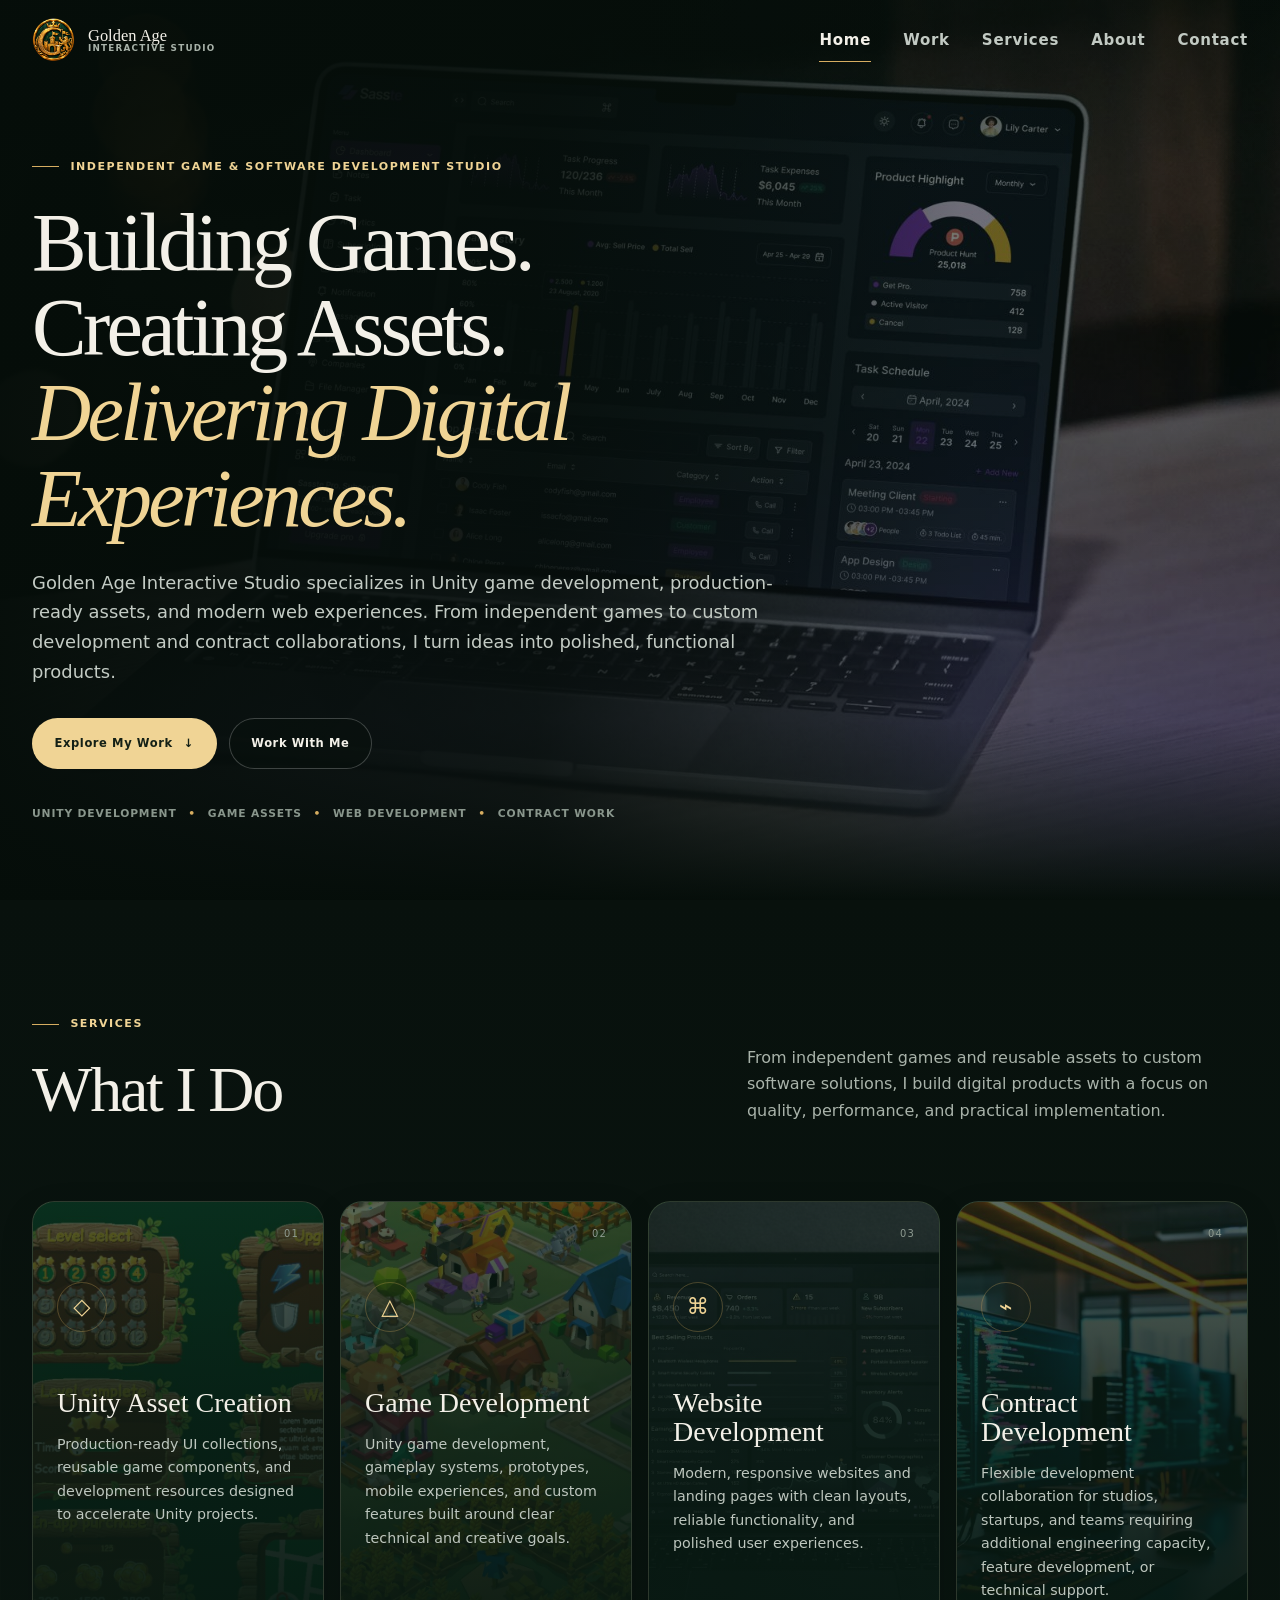
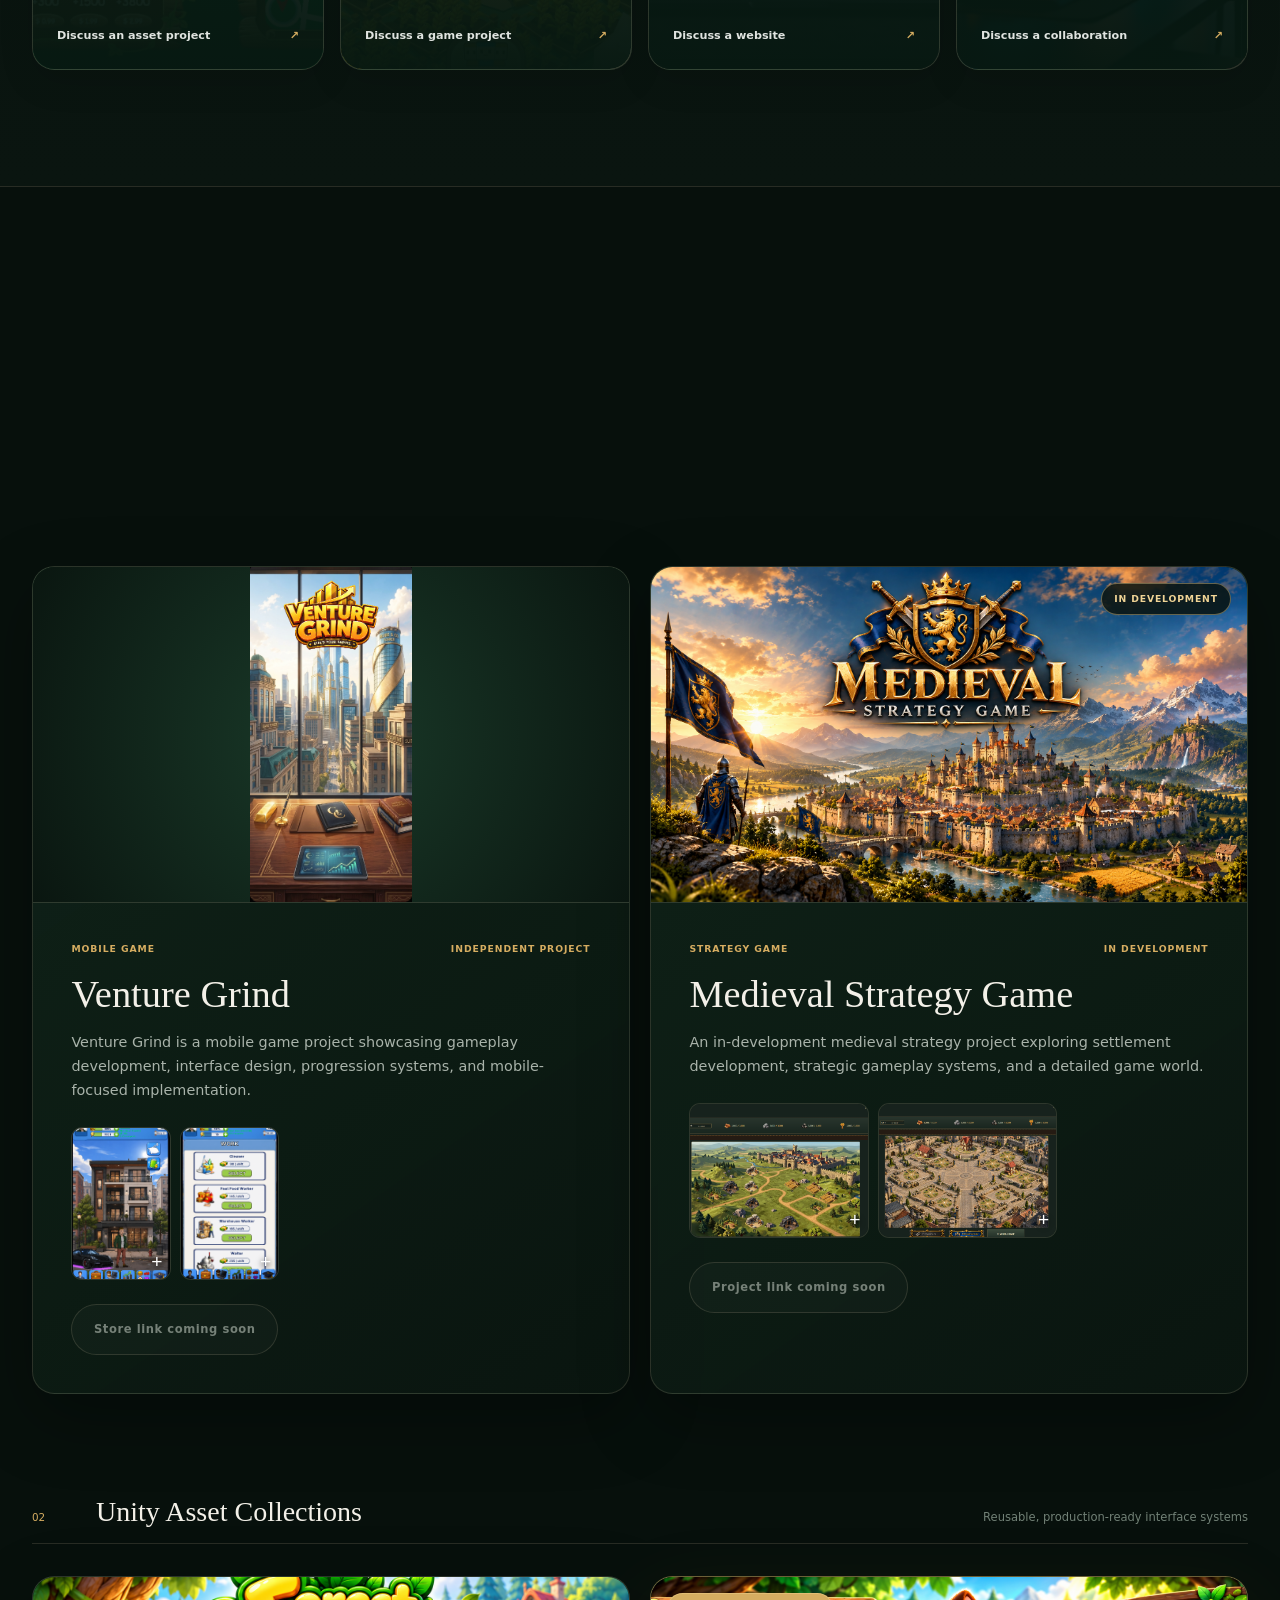
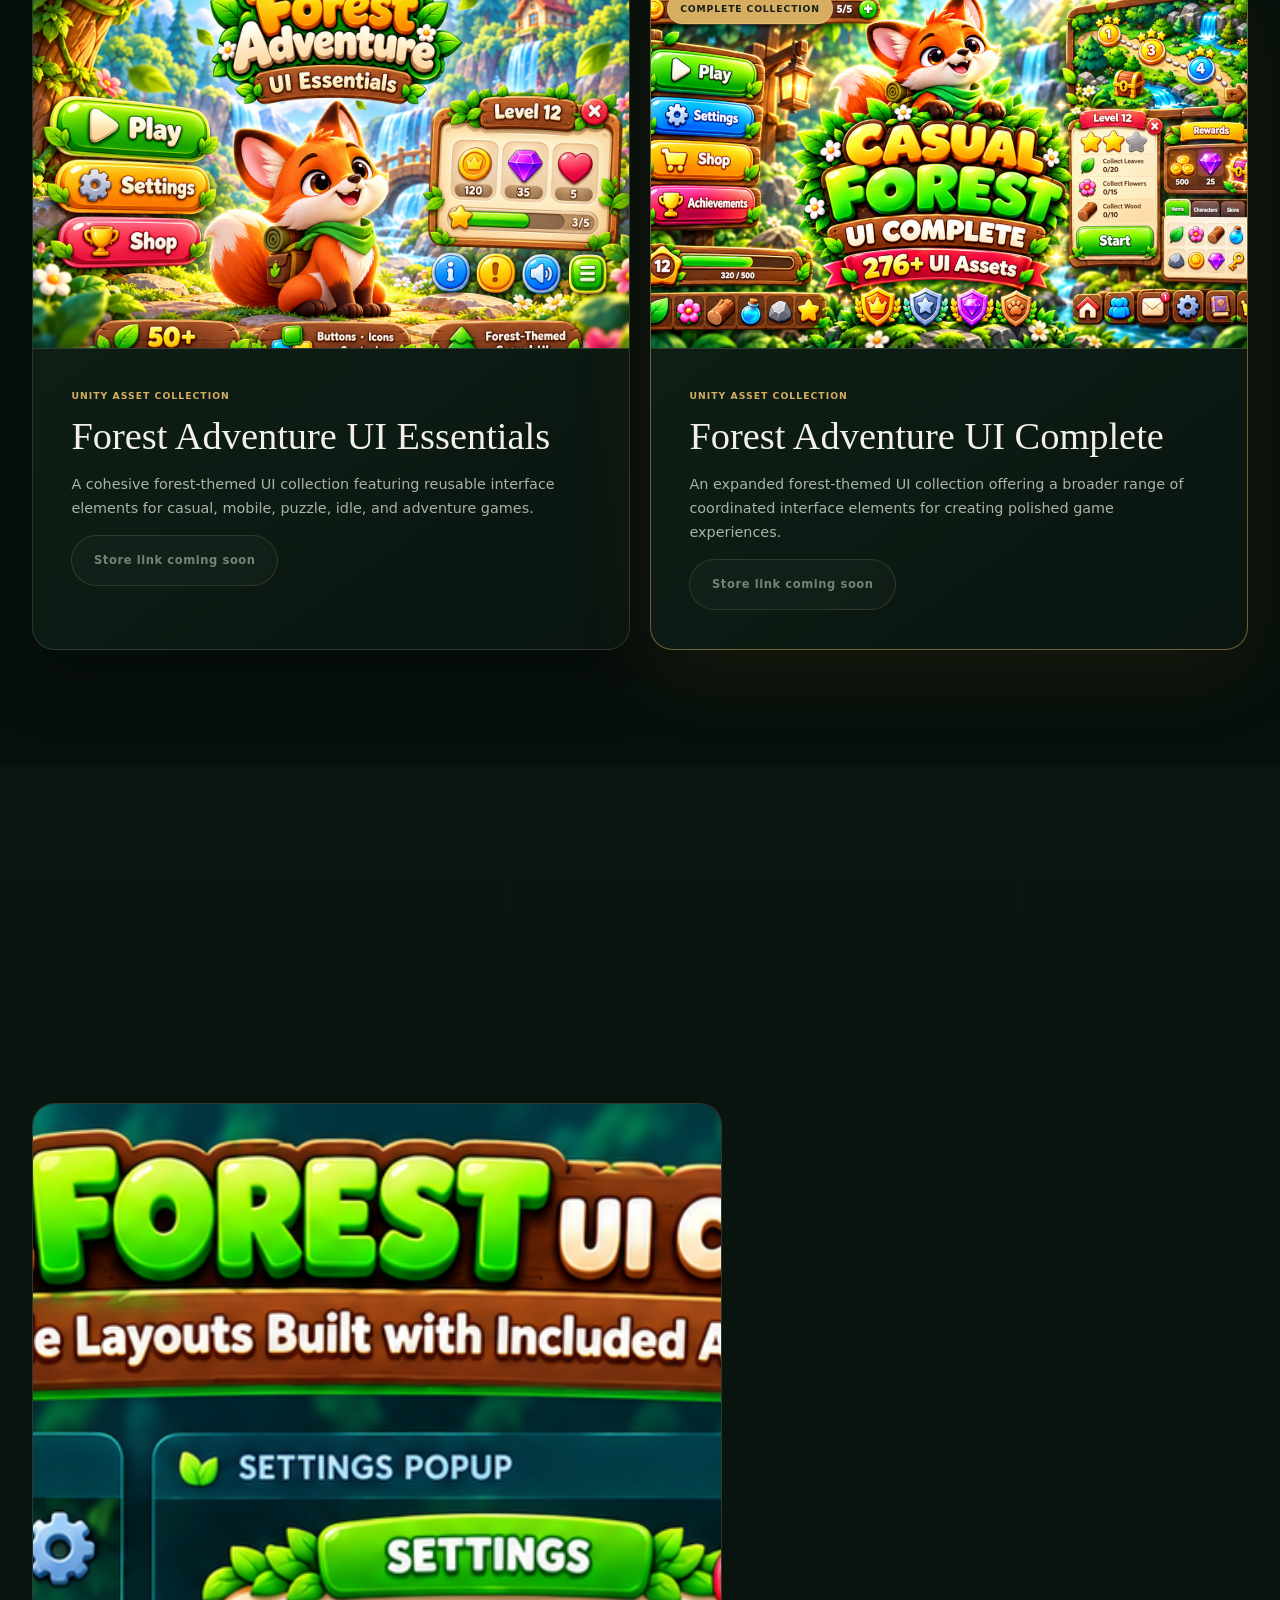
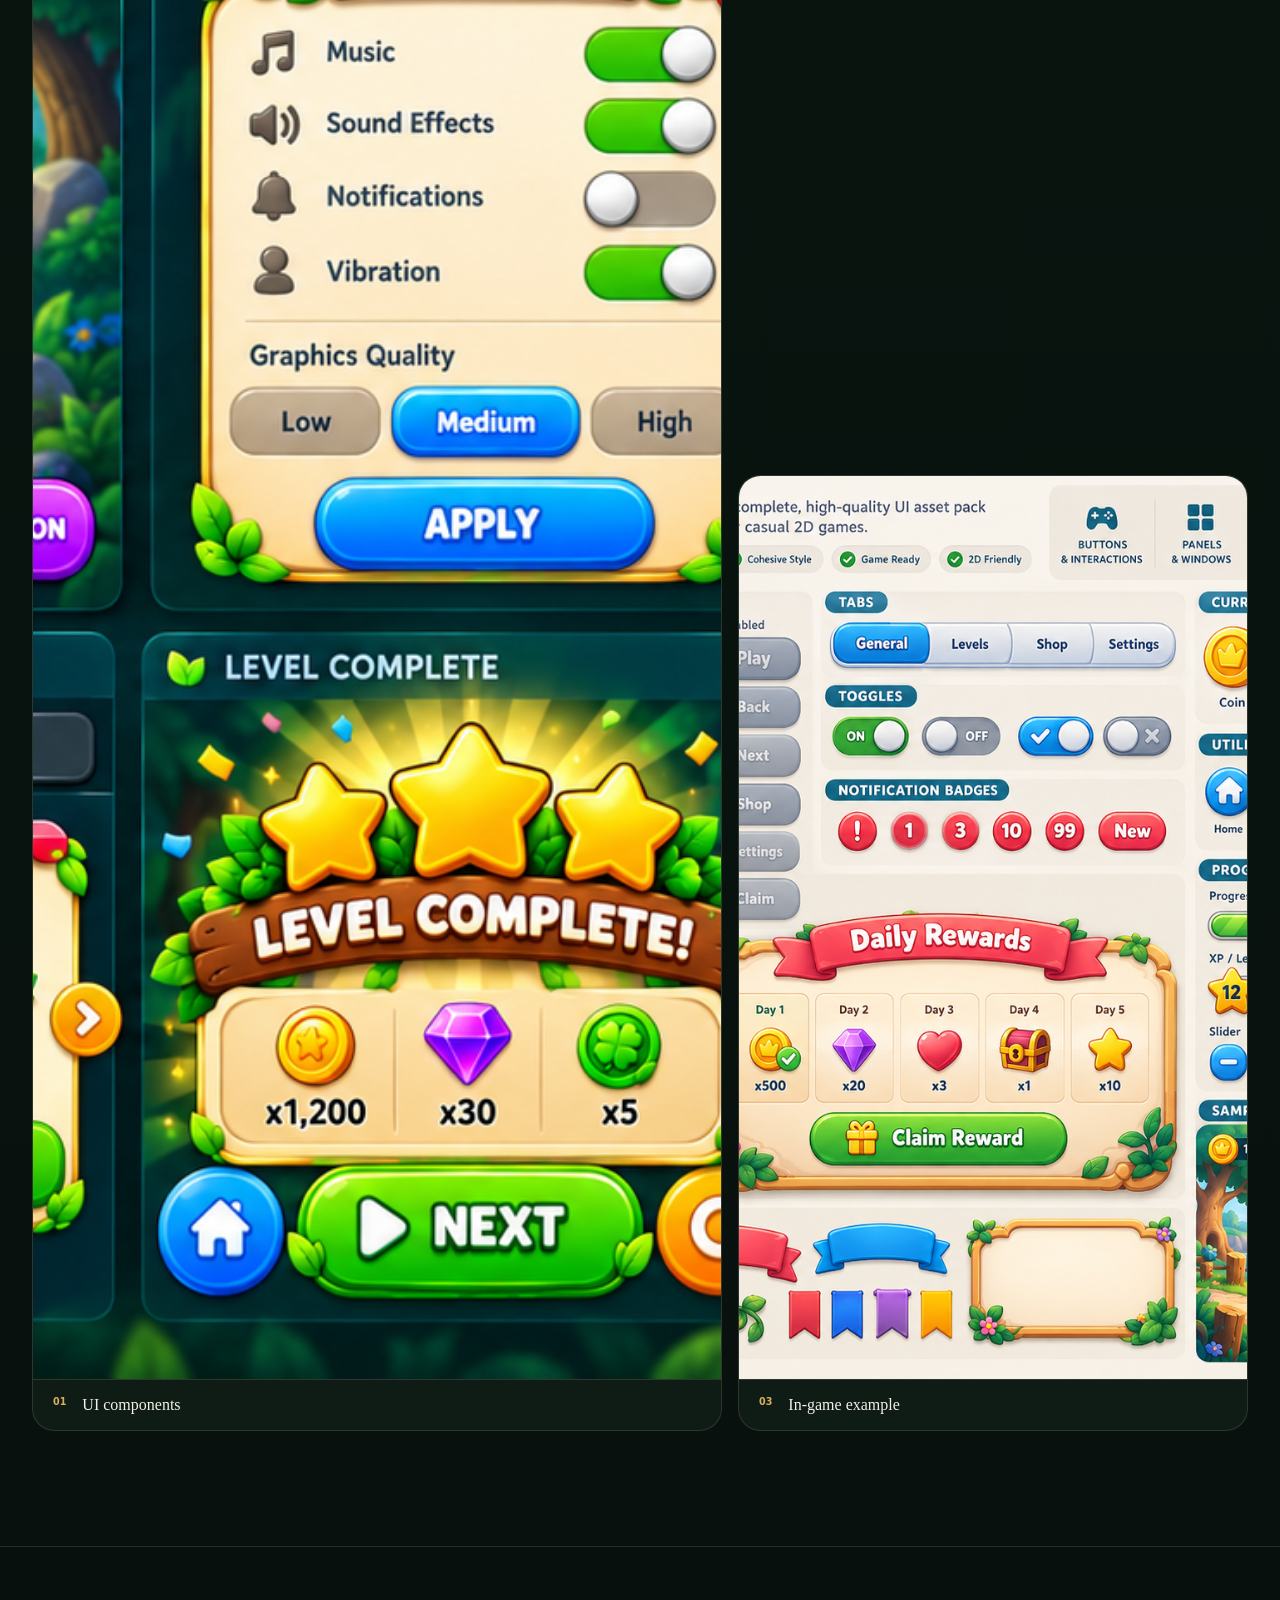
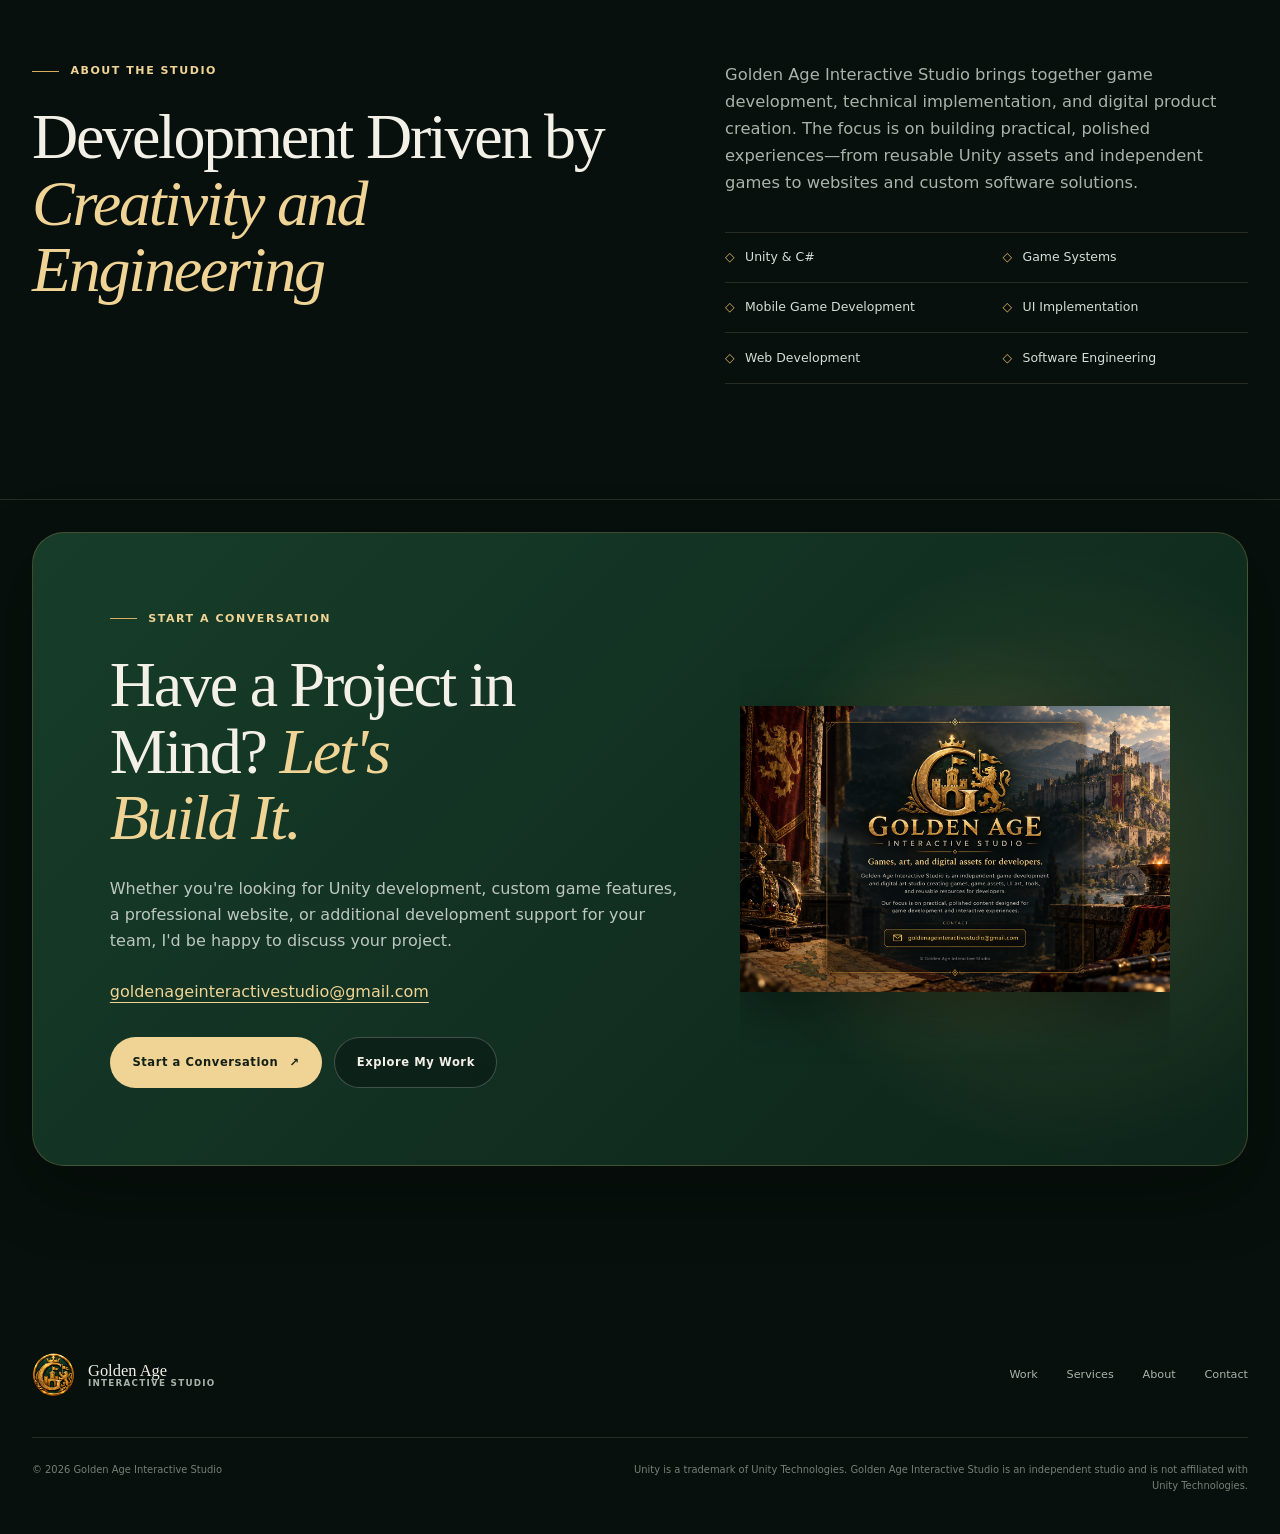
<file: index.html>
<!doctype html>
<html lang="en">
<head>
  <meta charset="UTF-8">
  <meta name="viewport" content="width=device-width, initial-scale=1.0">
  <meta name="theme-color" content="#08110d">
  <meta name="color-scheme" content="dark">
  <title>Golden Age Interactive Studio | Game Development, Unity Assets &amp; Web Services</title>
  <meta name="description" content="Golden Age Interactive Studio creates Unity assets, develops games and websites, and provides flexible contract software development services.">
  <meta property="og:type" content="website">
  <meta property="og:site_name" content="Golden Age Interactive Studio">
  <meta property="og:title" content="Golden Age Interactive Studio | Game Development, Unity Assets &amp; Web Services">
  <meta property="og:description" content="Unity assets, game development, website development, and contract software engineering from an independent studio.">
  <meta property="og:image" content="assets/images/og-preview.webp">
  <meta property="og:image:alt" content="Golden Age Interactive Studio portfolio preview">
  <meta name="twitter:card" content="summary_large_image">
  <link rel="icon" href="assets/images/favicon.png" type="image/png">
  <link rel="stylesheet" href="css/styles.css">
  <script src="js/main.js" defer></script>
</head>
<body>
  <a class="skip-link" href="#main-content">Skip to content</a>
  <header class="site-header" data-header>
    <div class="nav-shell container">
      <a class="brand" href="#home" aria-label="Golden Age Interactive Studio home">
        <span class="brand-mark"><img src="assets/images/small_logo.webp" alt="" data-fallback-image><span class="brand-fallback" aria-hidden="true">GA</span></span>
        <span class="brand-name">Golden Age <span>Interactive Studio</span></span>
      </a>
      <button class="nav-toggle" type="button" aria-expanded="false" aria-controls="primary-navigation" aria-label="Open navigation" data-nav-toggle><span></span><span></span><span></span></button>
      <nav class="primary-nav" id="primary-navigation" aria-label="Primary navigation" data-nav>
        <a href="#home">Home</a><a href="#work">Work</a><a href="#services">Services</a><a href="#about">About</a><a href="#contact">Contact</a>
      </nav>
    </div>
  </header>

  <main id="main-content">
    <section class="hero" id="home" aria-labelledby="hero-title">
      <div class="hero-media" aria-hidden="true"><img src="assets/images/hero-studio.webp" alt="" fetchpriority="high" data-fallback-image><span class="media-fallback">Game, asset, and software development studio</span></div>
      <div class="hero-shade" aria-hidden="true"></div>
      <div class="container hero-content">
        <div class="hero-copy reveal">
          <p class="eyebrow"><span></span> Independent Game &amp; Software Development Studio</p>
          <h1 id="hero-title">Building Games. Creating Assets. <em>Delivering Digital Experiences.</em></h1>
          <p class="hero-description">Golden Age Interactive Studio specializes in Unity game development, production-ready assets, and modern web experiences. From independent games to custom development and contract collaborations, I turn ideas into polished, functional products.</p>
          <div class="button-row"><a class="button button-primary" href="#work">Explore My Work <span aria-hidden="true">↓</span></a><a class="button button-secondary" href="#contact">Work With Me</a></div>
          <p class="hero-note">Unity Development <i>•</i> Game Assets <i>•</i> Web Development <i>•</i> Contract Work</p>
        </div>
      </div>
    </section>

    <section class="section services" id="services" aria-labelledby="services-title">
      <div class="container">
        <header class="section-heading reveal"><div><p class="eyebrow"><span></span> Services</p><h2 id="services-title">What I Do</h2></div><p>From independent games and reusable assets to custom software solutions, I build digital products with a focus on quality, performance, and practical implementation.</p></header>
        <div class="service-grid">
          <a class="service-card service-card-image service-unity reveal" href="#contact"><img src="assets/images/service-unity-assets.webp" alt="" loading="lazy" data-fallback-image><span class="card-number">01</span><span class="service-icon" aria-hidden="true">◇</span><h3>Unity Asset Creation</h3><p>Production-ready UI collections, reusable game components, and development resources designed to accelerate Unity projects.</p><span class="card-link">Discuss an asset project <b>↗</b></span></a>
          <a class="service-card service-card-image service-game reveal" href="#contact" data-delay="1"><img src="assets/images/service-game-development.webp" alt="" loading="lazy" data-fallback-image><span class="card-number">02</span><span class="service-icon" aria-hidden="true">△</span><h3>Game Development</h3><p>Unity game development, gameplay systems, prototypes, mobile experiences, and custom features built around clear technical and creative goals.</p><span class="card-link">Discuss a game project <b>↗</b></span></a>
          <a class="service-card service-card-image service-web reveal" href="#contact" data-delay="2"><img src="assets/images/service-web-development.webp" alt="" loading="lazy" data-fallback-image><span class="card-number">03</span><span class="service-icon" aria-hidden="true">⌘</span><h3>Website Development</h3><p>Modern, responsive websites and landing pages with clean layouts, reliable functionality, and polished user experiences.</p><span class="card-link">Discuss a website <b>↗</b></span></a>
          <a class="service-card service-card-image service-contract reveal" href="#contact" data-delay="3"><img src="assets/images/service-contract-development.webp" alt="" loading="lazy" data-fallback-image><span class="card-number">04</span><span class="service-icon" aria-hidden="true">⌁</span><h3>Contract Development</h3><p>Flexible development collaboration for studios, startups, and teams requiring additional engineering capacity, feature development, or technical support.</p><span class="card-link">Discuss a collaboration <b>↗</b></span></a>
        </div>
      </div>
    </section>

    <section class="section work" id="work" aria-labelledby="work-title">
      <div class="container">
        <header class="section-heading reveal"><div><p class="eyebrow"><span></span> Portfolio</p><h2 id="work-title">Selected Work <em>&amp; Projects</em></h2></div><p>Explore published assets, game development projects, and interactive experiences created by Golden Age Interactive Studio.</p></header>
        <div class="category-heading reveal"><span>01</span><h3>Game Development</h3><p>Independent projects and works in progress</p></div>
        <div class="project-grid">
          <article class="project-card reveal">
            <div class="project-cover portrait-cover image-shell"><img src="assets/images/venture-grind-cover.webp" alt="Venture Grind mobile game cover" loading="lazy" data-fallback-image><span class="image-placeholder">Venture Grind<small>Project artwork coming soon</small></span></div>
            <div class="project-copy"><div class="project-meta"><span>Mobile Game</span><span>Independent Project</span></div><h4>Venture Grind</h4><p>Venture Grind is a mobile game project showcasing gameplay development, interface design, progression systems, and mobile-focused implementation.</p>
              <div class="mini-gallery" aria-label="Venture Grind screenshots">
                <button class="thumb" type="button" data-gallery="venture" data-src="assets/images/venture-grind-01.webp" data-alt="Venture Grind mobile gameplay screen" aria-label="Open Venture Grind screenshot 1"><img src="assets/images/venture-grind-01.webp" alt="" loading="lazy" data-fallback-image></button>
                <button class="thumb" type="button" data-gallery="venture" data-src="assets/images/venture-grind-02.webp" data-alt="Venture Grind progression and interface screen" aria-label="Open Venture Grind screenshot 2"><img src="assets/images/venture-grind-02.webp" alt="" loading="lazy" data-fallback-image></button>
              </div><span class="button button-muted" data-config-link="VENTURE_GRIND_GOOGLE_PLAY_URL" data-label="View on Google Play">Store link coming soon</span>
            </div>
          </article>
          <article class="project-card reveal" data-delay="1">
            <div class="project-cover image-shell"><img src="assets/images/medieval-strategy-cover.webp" alt="Medieval strategy game settlement scene" loading="lazy" data-fallback-image><span class="image-placeholder">Medieval Strategy Project<small>Project artwork coming soon</small></span><span class="status-label">In Development</span></div>
            <div class="project-copy"><div class="project-meta"><span>Strategy Game</span><span>In Development</span></div><h4>Medieval Strategy Game</h4><p>An in-development medieval strategy project exploring settlement development, strategic gameplay systems, and a detailed game world.</p>
              <div class="mini-gallery wide" aria-label="Medieval strategy game screenshots">
                <button class="thumb" type="button" data-gallery="medieval" data-src="assets/images/medieval-strategy-01.webp" data-alt="Medieval strategy game settlement overview" aria-label="Open medieval strategy screenshot 1"><img src="assets/images/medieval-strategy-01.webp" alt="" loading="lazy" data-fallback-image></button>
                <button class="thumb" type="button" data-gallery="medieval" data-src="assets/images/medieval-strategy-02.webp" data-alt="Medieval strategy game world view" aria-label="Open medieval strategy screenshot 2"><img src="assets/images/medieval-strategy-02.webp" alt="" loading="lazy" data-fallback-image></button>
              </div><span class="button button-muted" data-config-link="MEDIEVAL_STRATEGY_URL" data-label="View Project">Project link coming soon</span>
            </div>
          </article>
        </div>

        <div class="category-heading category-assets reveal"><span>02</span><h3>Unity Asset Collections</h3><p>Reusable, production-ready interface systems</p></div>
        <div class="asset-grid">
          <article class="asset-card reveal"><div class="asset-cover image-shell"><img src="assets/images/forest-essentials-cover.webp" alt="Forest Adventure UI Essentials collection cover" loading="lazy" data-fallback-image><span class="image-placeholder">Forest Adventure<small>UI Essentials</small></span></div><div class="asset-copy"><p class="project-type">Unity Asset Collection</p><h4>Forest Adventure UI Essentials</h4><p>A cohesive forest-themed UI collection featuring reusable interface elements for casual, mobile, puzzle, idle, and adventure games.</p><span class="button button-muted" data-config-link="FOREST_ESSENTIALS_UNITY_URL" data-label="View on Unity Asset Store">Store link coming soon</span></div></article>
          <article class="asset-card asset-card-premium reveal" data-delay="1"><div class="premium-label">Complete Collection</div><div class="asset-cover image-shell"><img src="assets/images/forest-complete-cover.webp" alt="Forest Adventure UI Complete collection cover" loading="lazy" data-fallback-image><span class="image-placeholder">Forest Adventure<small>UI Complete</small></span></div><div class="asset-copy"><p class="project-type">Unity Asset Collection</p><h4>Forest Adventure UI Complete</h4><p>An expanded forest-themed UI collection offering a broader range of coordinated interface elements for creating polished game experiences.</p><span class="button button-muted" data-config-link="FOREST_COMPLETE_UNITY_URL" data-label="Explore Complete Collection">Store link coming soon</span></div></article>
        </div>
      </div>
    </section>

    <section class="section showcase" aria-labelledby="showcase-title">
      <div class="container">
        <header class="section-heading compact reveal"><div><p class="eyebrow"><span></span> Forest Adventure Showcase</p><h2 id="showcase-title">Designed for <em>Real Game Projects</em></h2></div><p>Explore cohesive UI components, interface previews, and examples of how the assets can be combined into complete game screens.</p></header>
        <div class="showcase-grid">
          <figure class="showcase-card showcase-main reveal"><div class="image-shell"><img src="assets/images/showcase-assets.webp" alt="Forest Adventure reusable UI component collection" loading="lazy" data-fallback-image><span class="image-placeholder"><b>UI Component Collection</b><small>Add showcase-assets.webp to display this preview</small></span></div><figcaption><span>01</span> UI components</figcaption></figure>
          <figure class="showcase-card reveal" data-delay="1"><div class="image-shell"><img src="assets/images/showcase-interface.webp" alt="Forest Adventure interface preview" loading="lazy" data-fallback-image><span class="image-placeholder"><b>Interface Preview</b><small>Add showcase-interface.webp to display this preview</small></span></div><figcaption><span>02</span> Interface preview</figcaption></figure>
          <figure class="showcase-card reveal" data-delay="2"><div class="image-shell"><img src="assets/images/showcase-game.webp" alt="Forest Adventure UI used in a complete game screen" loading="lazy" data-fallback-image><span class="image-placeholder"><b>Complete Game Screen</b><small>Add showcase-game.webp to display this preview</small></span></div><figcaption><span>03</span> In-game example</figcaption></figure>
        </div>
      </div>
    </section>

    <section class="section about" id="about" aria-labelledby="about-title">
      <div class="container about-grid"><div class="about-intro reveal"><p class="eyebrow"><span></span> About the Studio</p><h2 id="about-title">Development Driven by <em>Creativity and Engineering</em></h2></div><div class="about-copy reveal" data-delay="1"><p>Golden Age Interactive Studio brings together game development, technical implementation, and digital product creation. The focus is on building practical, polished experiences—from reusable Unity assets and independent games to websites and custom software solutions.</p><ul class="expertise-list" aria-label="Areas of expertise"><li>Unity &amp; C#</li><li>Game Systems</li><li>Mobile Game Development</li><li>UI Implementation</li><li>Web Development</li><li>Software Engineering</li></ul></div></div>
    </section>

    <section class="section contact" id="contact" aria-labelledby="contact-title">
      <div class="container contact-shell reveal">
        <div class="contact-copy"><p class="eyebrow"><span></span> Start a Conversation</p><h2 id="contact-title">Have a Project in Mind? <em>Let's Build It.</em></h2><p>Whether you're looking for Unity development, custom game features, a professional website, or additional development support for your team, I'd be happy to discuss your project.</p><a class="contact-email" href="mailto:goldenageinteractivestudio@gmail.com?subject=Project%20enquiry%20for%20Golden%20Age%20Interactive%20Studio">goldenageinteractivestudio@gmail.com</a><div class="button-row"><a class="button button-primary" href="mailto:goldenageinteractivestudio@gmail.com?subject=Project%20enquiry%20for%20Golden%20Age%20Interactive%20Studio">Start a Conversation <span aria-hidden="true">↗</span></a><a class="button button-secondary" href="#work">Explore My Work</a></div></div>
        <div class="contact-logo image-shell"><img src="assets/images/big_logo.webp" alt="Golden Age Interactive Studio crest" loading="lazy" data-fallback-image><span class="image-placeholder">Golden Age<small>Interactive Studio</small></span></div>
      </div>
    </section>
  </main>

  <footer class="site-footer"><div class="container footer-main"><a class="brand" href="#home" aria-label="Golden Age Interactive Studio home"><span class="brand-mark"><img src="assets/images/small_logo.webp" alt="" loading="lazy" data-fallback-image><span class="brand-fallback" aria-hidden="true">GA</span></span><span class="brand-name">Golden Age <span>Interactive Studio</span></span></a><nav class="footer-nav" aria-label="Footer navigation"><a href="#work">Work</a><a href="#services">Services</a><a href="#about">About</a><a href="#contact">Contact</a></nav></div><div class="container footer-bottom"><p>© <span data-current-year></span> Golden Age Interactive Studio</p><p>Unity is a trademark of Unity Technologies. Golden Age Interactive Studio is an independent studio and is not affiliated with Unity Technologies.</p></div></footer>

  <dialog class="lightbox" data-lightbox aria-label="Project image viewer"><button class="lightbox-close" type="button" aria-label="Close image viewer" data-lightbox-close>×</button><button class="lightbox-nav lightbox-prev" type="button" aria-label="Previous image" data-lightbox-prev>←</button><figure><img alt="" data-lightbox-image><figcaption data-lightbox-caption></figcaption></figure><button class="lightbox-nav lightbox-next" type="button" aria-label="Next image" data-lightbox-next>→</button></dialog>
  <noscript><style>.reveal{opacity:1;transform:none}.nav-toggle{display:none}@media(max-width:700px){.primary-nav{position:static;display:flex;opacity:1;pointer-events:auto;transform:none;background:none;border:0;padding:0}.primary-nav a{padding:.4rem}}</style></noscript>
</body>
</html>
</file>
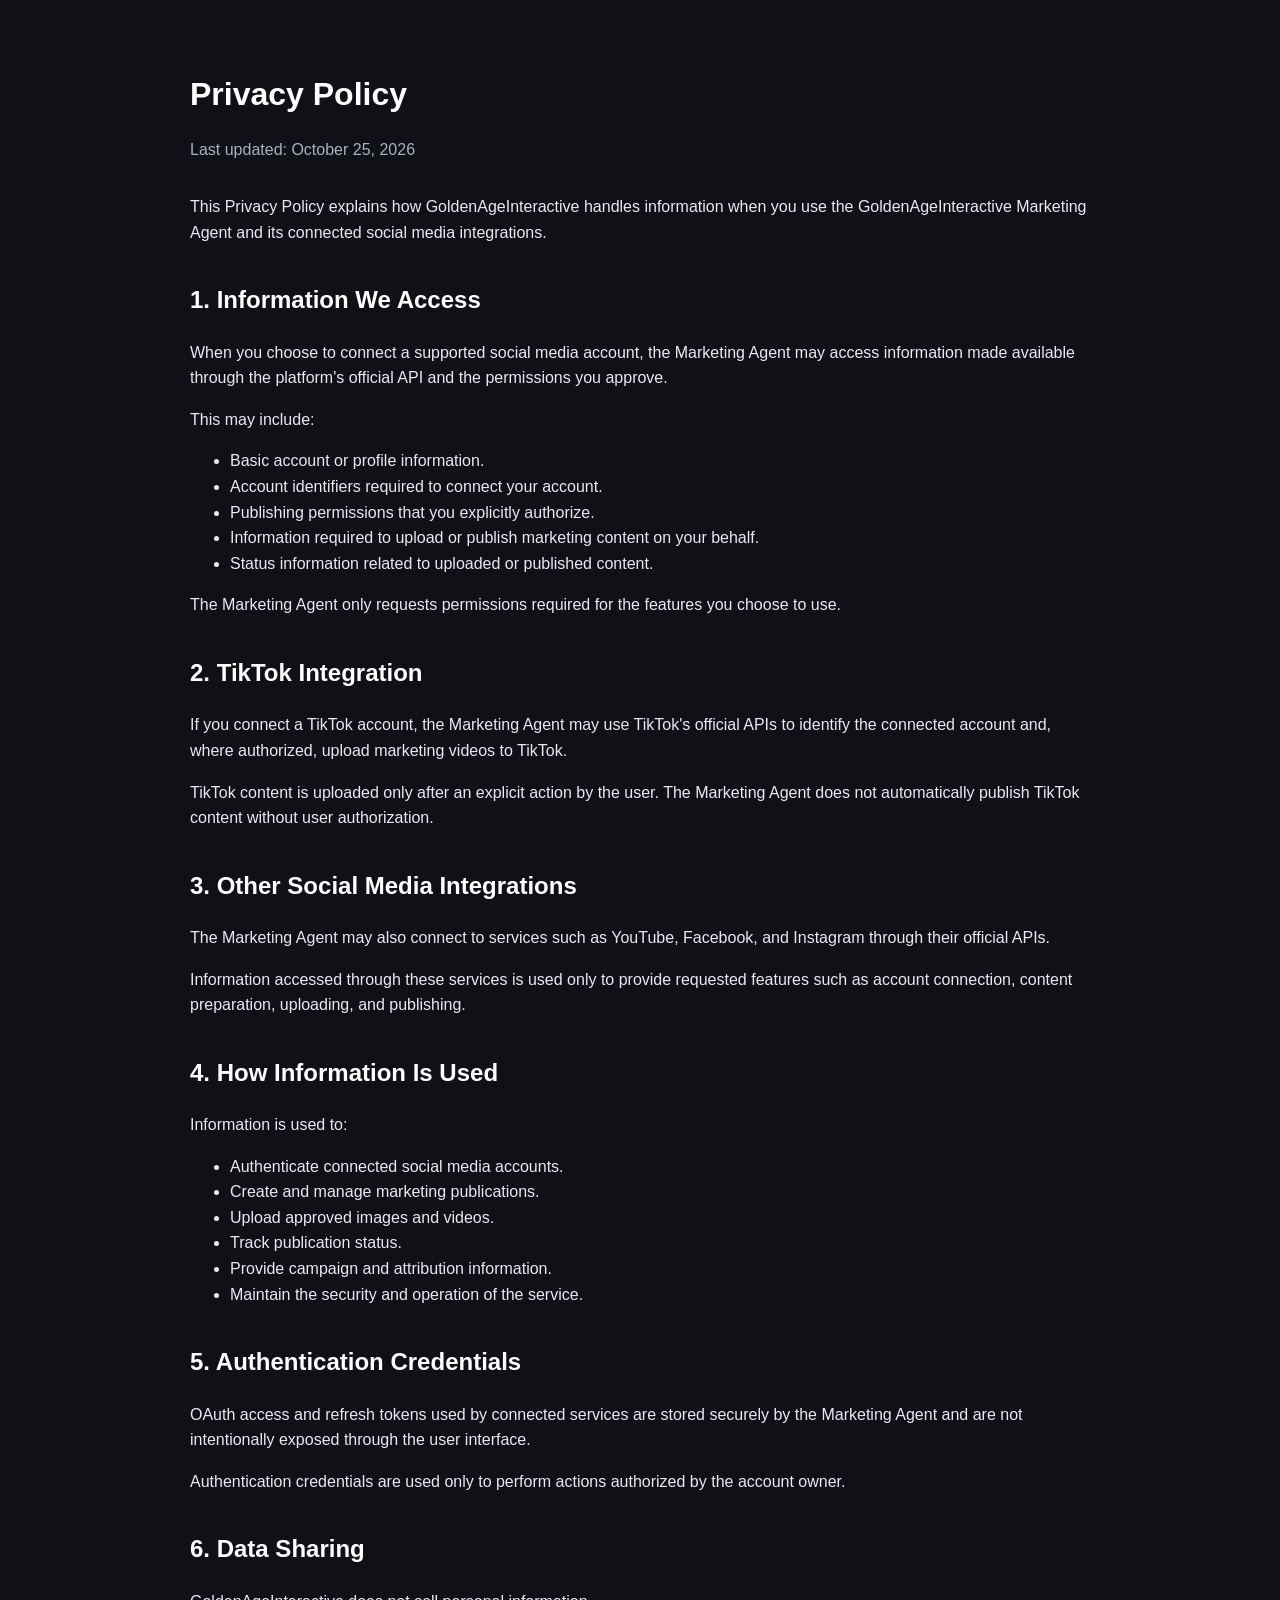
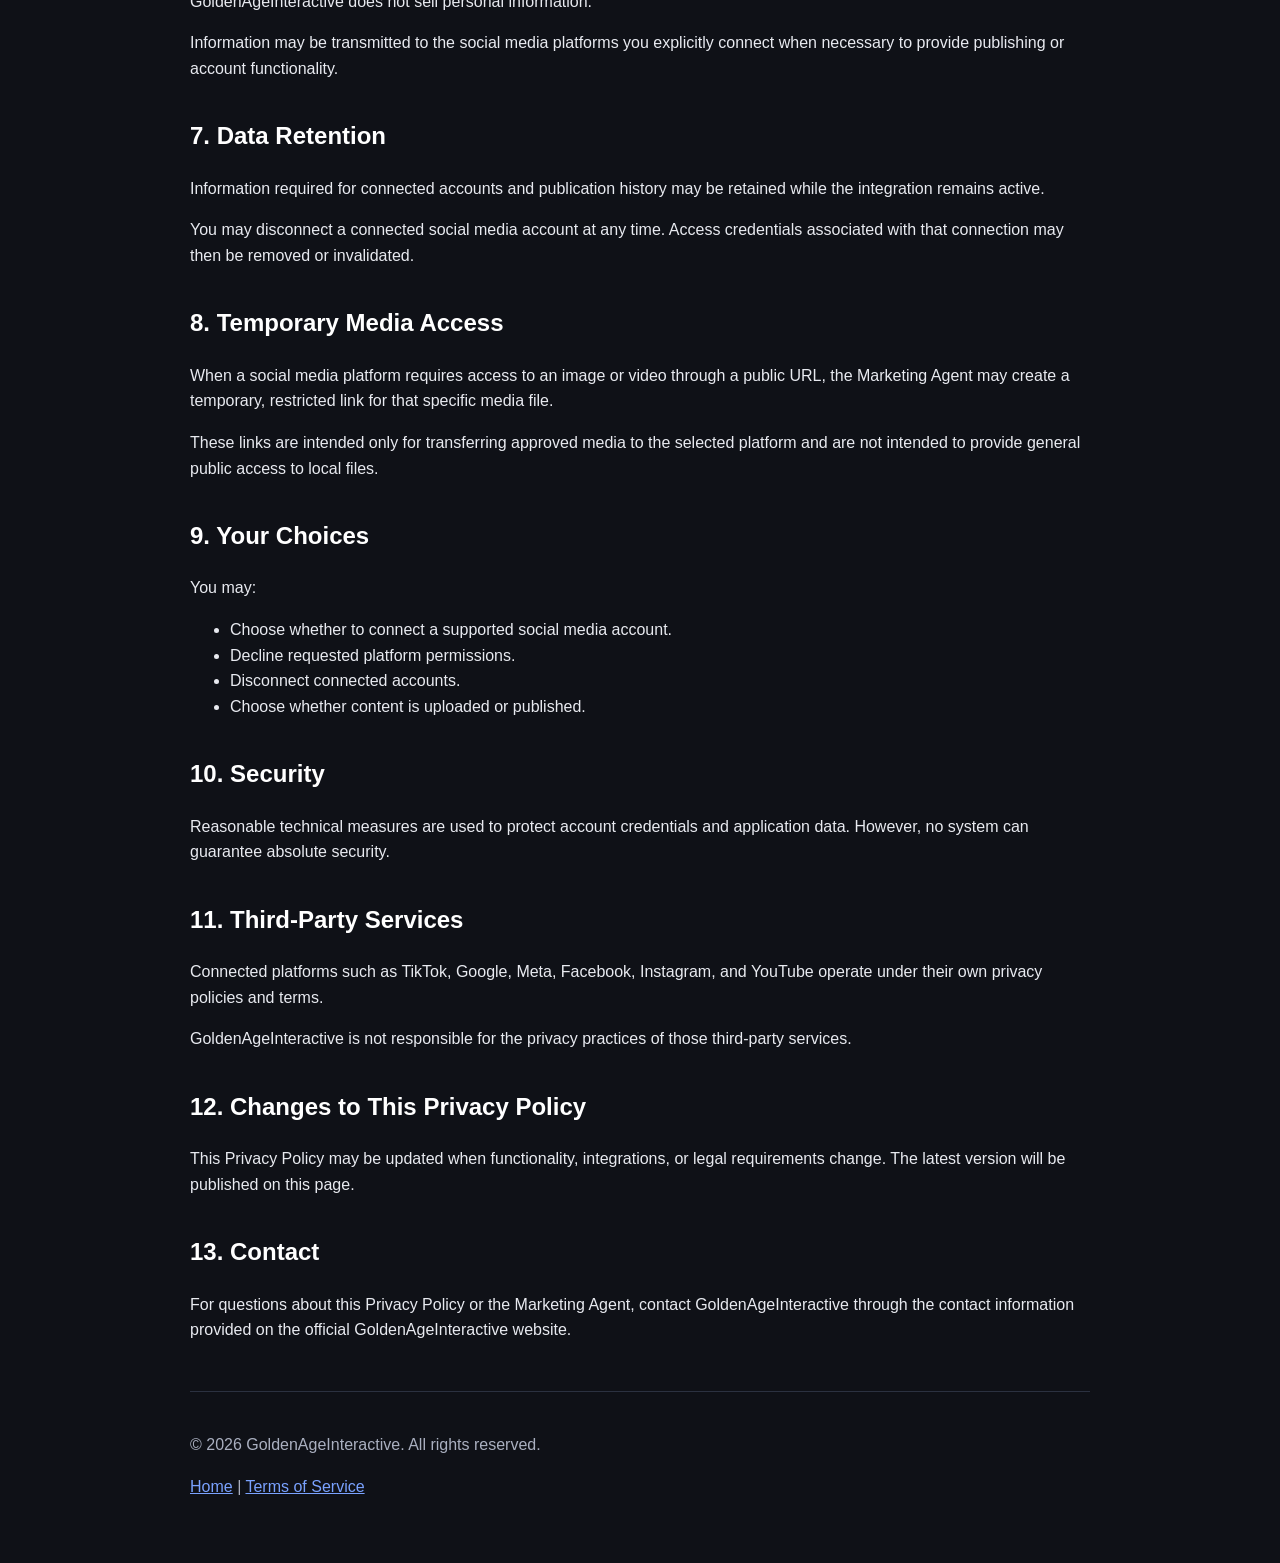
<file: privacy/index.html>
<!DOCTYPE html>
<html lang="en">
<head>
  <meta charset="UTF-8" />
  <meta name="viewport" content="width=device-width, initial-scale=1.0" />
  <title>Privacy Policy - GoldenAgeInteractive</title>
  <meta
    name="description"
    content="Privacy Policy for GoldenAgeInteractive Marketing Agent."
  />

  <style>
    body {
      margin: 0;
      font-family: Arial, Helvetica, sans-serif;
      background: #0f1117;
      color: #e8eaf0;
      line-height: 1.6;
    }

    .container {
      max-width: 900px;
      margin: 0 auto;
      padding: 48px 24px;
    }

    h1,
    h2 {
      color: #ffffff;
    }

    h1 {
      margin-bottom: 8px;
    }

    h2 {
      margin-top: 36px;
    }

    a {
      color: #7aa2ff;
    }

    .updated {
      color: #aab0c0;
      margin-bottom: 32px;
    }

    .footer {
      margin-top: 48px;
      padding-top: 24px;
      border-top: 1px solid #2b3140;
      color: #aab0c0;
    }
  </style>
</head>

<body>
  <main class="container">
    <h1>Privacy Policy</h1>

    <p class="updated">
      Last updated: October 25, 2026
    </p>

    <p>
      This Privacy Policy explains how GoldenAgeInteractive handles
      information when you use the GoldenAgeInteractive Marketing Agent
      and its connected social media integrations.
    </p>

    <h2>1. Information We Access</h2>

    <p>
      When you choose to connect a supported social media account, the
      Marketing Agent may access information made available through the
      platform's official API and the permissions you approve.
    </p>

    <p>This may include:</p>

    <ul>
      <li>Basic account or profile information.</li>
      <li>Account identifiers required to connect your account.</li>
      <li>Publishing permissions that you explicitly authorize.</li>
      <li>
        Information required to upload or publish marketing content on
        your behalf.
      </li>
      <li>
        Status information related to uploaded or published content.
      </li>
    </ul>

    <p>
      The Marketing Agent only requests permissions required for the
      features you choose to use.
    </p>

    <h2>2. TikTok Integration</h2>

    <p>
      If you connect a TikTok account, the Marketing Agent may use
      TikTok's official APIs to identify the connected account and, where
      authorized, upload marketing videos to TikTok.
    </p>

    <p>
      TikTok content is uploaded only after an explicit action by the
      user. The Marketing Agent does not automatically publish TikTok
      content without user authorization.
    </p>

    <h2>3. Other Social Media Integrations</h2>

    <p>
      The Marketing Agent may also connect to services such as YouTube,
      Facebook, and Instagram through their official APIs.
    </p>

    <p>
      Information accessed through these services is used only to provide
      requested features such as account connection, content preparation,
      uploading, and publishing.
    </p>

    <h2>4. How Information Is Used</h2>

    <p>Information is used to:</p>

    <ul>
      <li>Authenticate connected social media accounts.</li>
      <li>Create and manage marketing publications.</li>
      <li>Upload approved images and videos.</li>
      <li>Track publication status.</li>
      <li>Provide campaign and attribution information.</li>
      <li>Maintain the security and operation of the service.</li>
    </ul>

    <h2>5. Authentication Credentials</h2>

    <p>
      OAuth access and refresh tokens used by connected services are
      stored securely by the Marketing Agent and are not intentionally
      exposed through the user interface.
    </p>

    <p>
      Authentication credentials are used only to perform actions
      authorized by the account owner.
    </p>

    <h2>6. Data Sharing</h2>

    <p>
      GoldenAgeInteractive does not sell personal information.
    </p>

    <p>
      Information may be transmitted to the social media platforms you
      explicitly connect when necessary to provide publishing or account
      functionality.
    </p>

    <h2>7. Data Retention</h2>

    <p>
      Information required for connected accounts and publication history
      may be retained while the integration remains active.
    </p>

    <p>
      You may disconnect a connected social media account at any time.
      Access credentials associated with that connection may then be
      removed or invalidated.
    </p>

    <h2>8. Temporary Media Access</h2>

    <p>
      When a social media platform requires access to an image or video
      through a public URL, the Marketing Agent may create a temporary,
      restricted link for that specific media file.
    </p>

    <p>
      These links are intended only for transferring approved media to
      the selected platform and are not intended to provide general
      public access to local files.
    </p>

    <h2>9. Your Choices</h2>

    <p>You may:</p>

    <ul>
      <li>Choose whether to connect a supported social media account.</li>
      <li>Decline requested platform permissions.</li>
      <li>Disconnect connected accounts.</li>
      <li>Choose whether content is uploaded or published.</li>
    </ul>

    <h2>10. Security</h2>

    <p>
      Reasonable technical measures are used to protect account
      credentials and application data. However, no system can guarantee
      absolute security.
    </p>

    <h2>11. Third-Party Services</h2>

    <p>
      Connected platforms such as TikTok, Google, Meta, Facebook,
      Instagram, and YouTube operate under their own privacy policies and
      terms.
    </p>

    <p>
      GoldenAgeInteractive is not responsible for the privacy practices
      of those third-party services.
    </p>

    <h2>12. Changes to This Privacy Policy</h2>

    <p>
      This Privacy Policy may be updated when functionality, integrations,
      or legal requirements change. The latest version will be published
      on this page.
    </p>

    <h2>13. Contact</h2>

    <p>
      For questions about this Privacy Policy or the Marketing Agent,
      contact GoldenAgeInteractive through the contact information
      provided on the official GoldenAgeInteractive website.
    </p>

    <div class="footer">
      <p>
        © 2026 GoldenAgeInteractive. All rights reserved.
      </p>

      <p>
        <a href="/">Home</a>
        |
        <a href="/terms/">Terms of Service</a>
      </p>
    </div>
  </main>
</body>
</html>
</file>
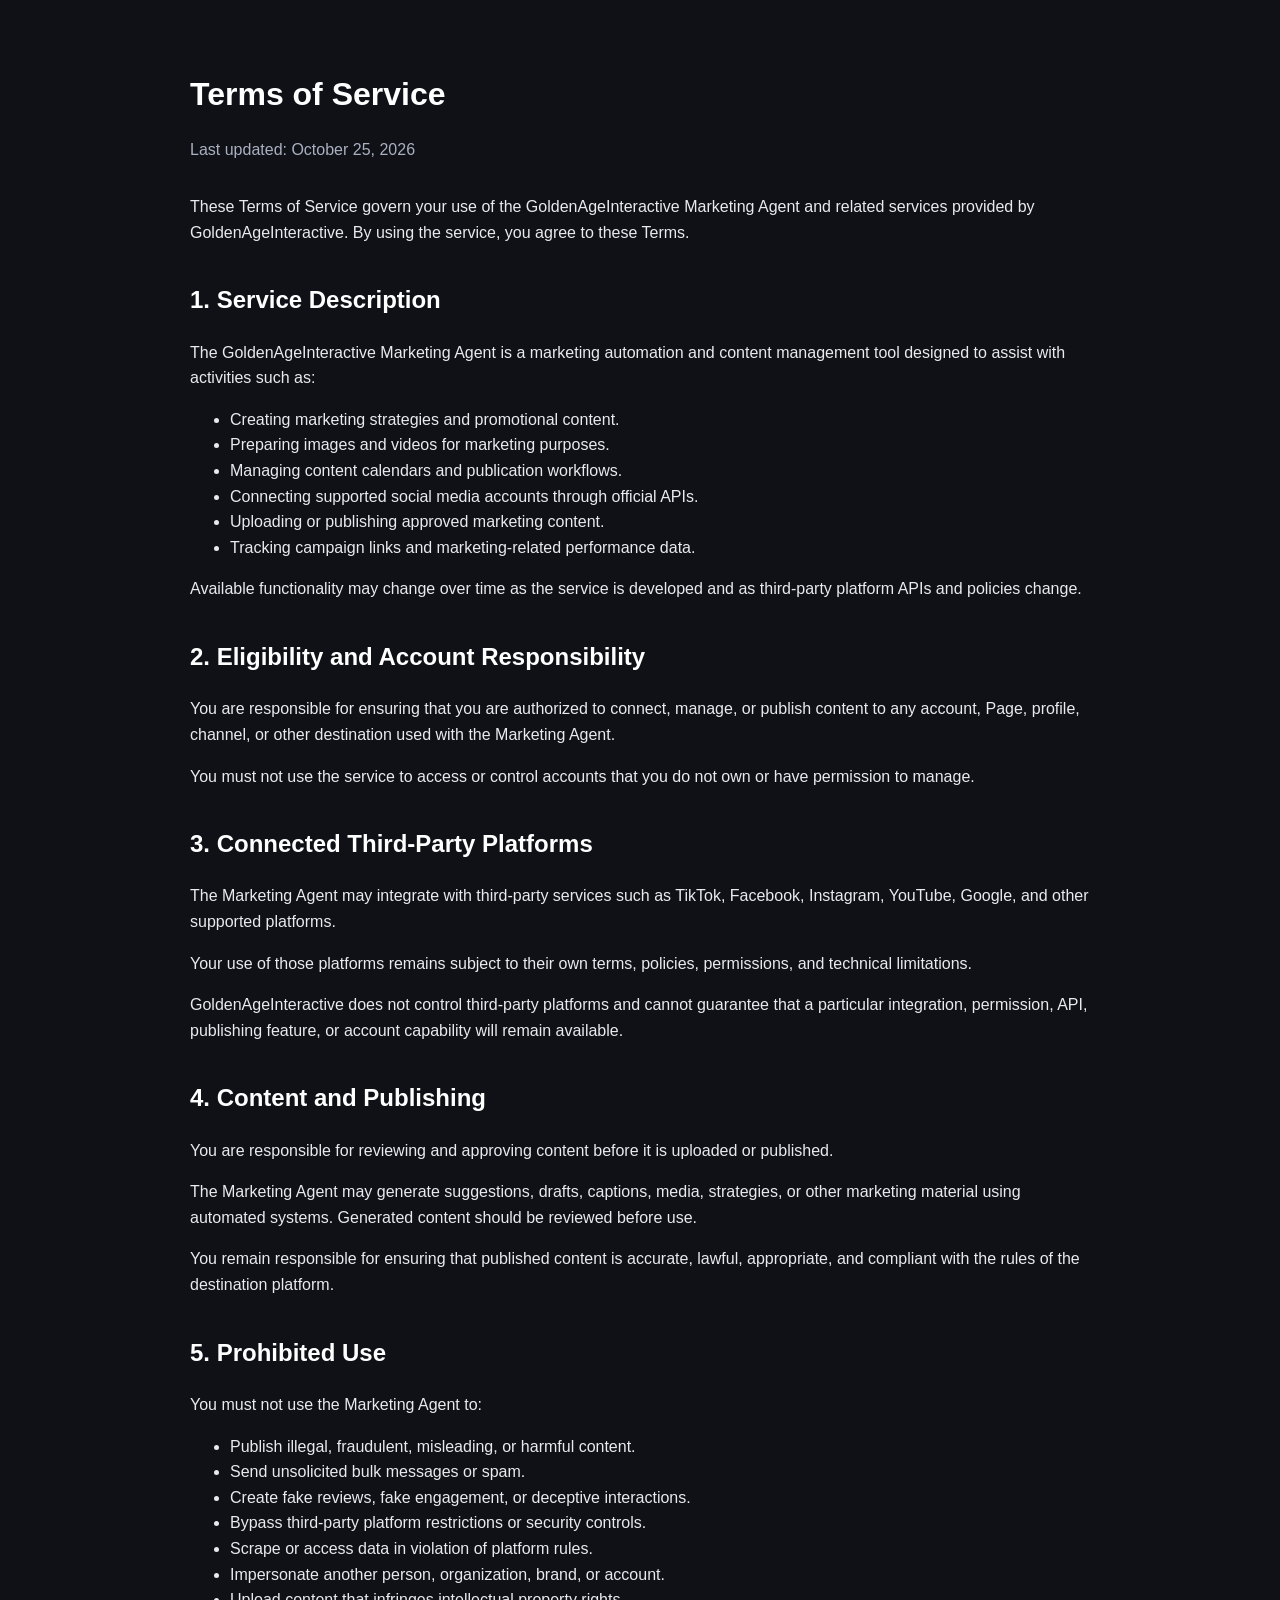
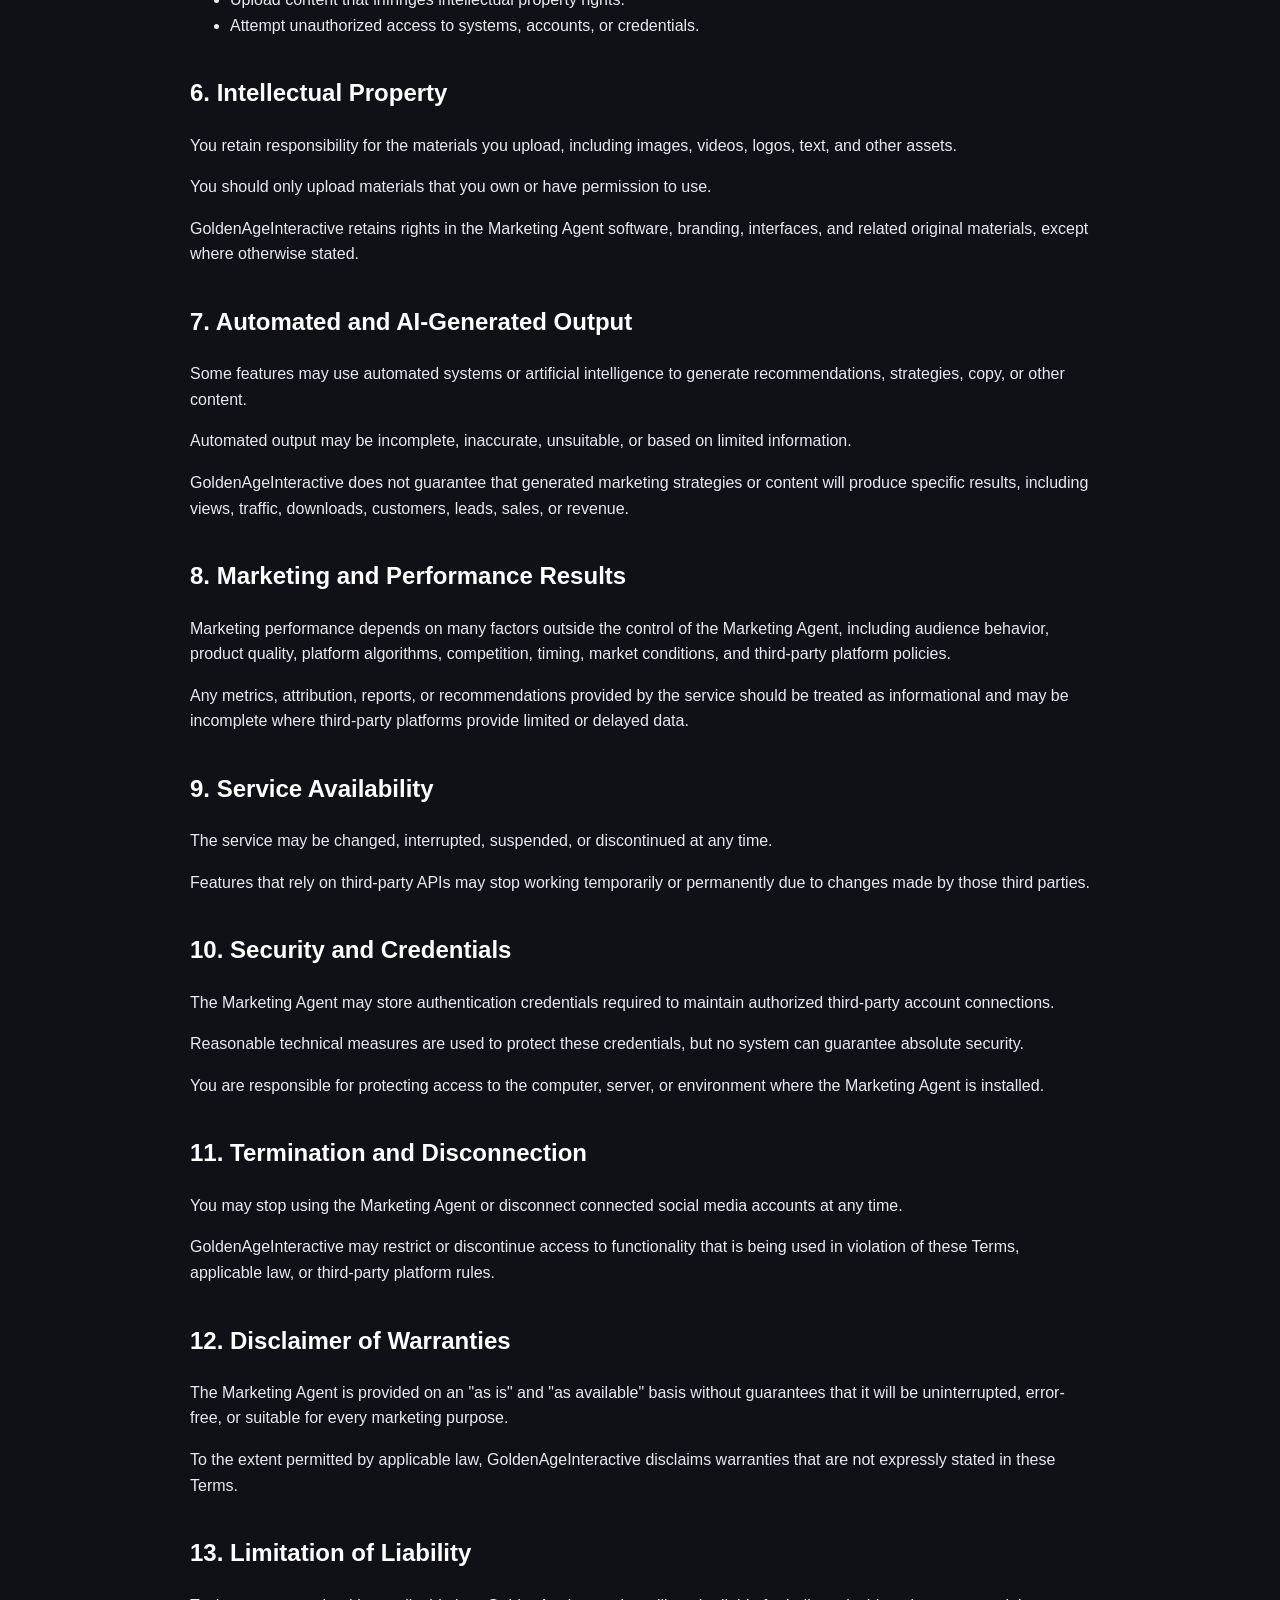
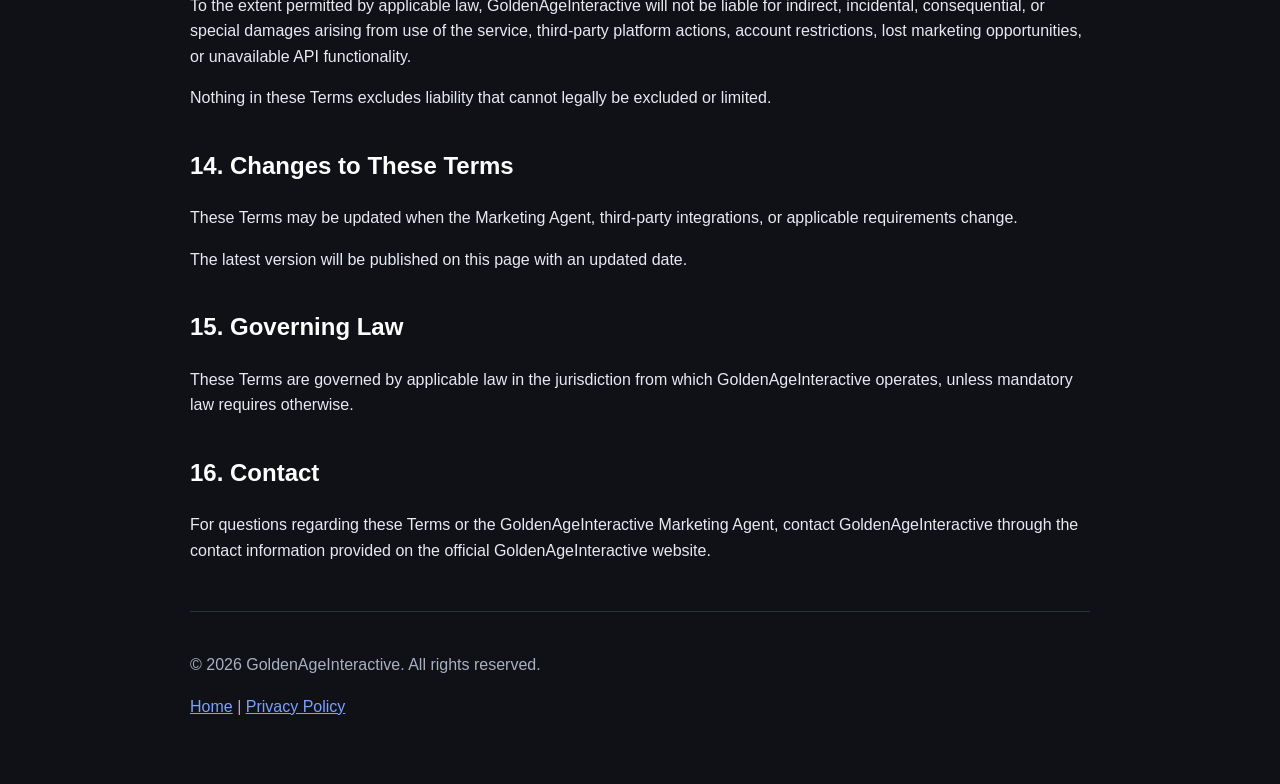
<file: terms/index.html>
<!DOCTYPE html>
<html lang="en">
<head>
  <meta charset="UTF-8" />
  <meta name="viewport" content="width=device-width, initial-scale=1.0" />
  <title>Terms of Service - GoldenAgeInteractive</title>
  <meta
    name="description"
    content="Terms of Service for the GoldenAgeInteractive Marketing Agent."
  />

  <style>
    body {
      margin: 0;
      font-family: Arial, Helvetica, sans-serif;
      background: #0f1117;
      color: #e8eaf0;
      line-height: 1.6;
    }

    .container {
      max-width: 900px;
      margin: 0 auto;
      padding: 48px 24px;
    }

    h1,
    h2 {
      color: #ffffff;
    }

    h1 {
      margin-bottom: 8px;
    }

    h2 {
      margin-top: 36px;
    }

    a {
      color: #7aa2ff;
    }

    .updated {
      color: #aab0c0;
      margin-bottom: 32px;
    }

    .footer {
      margin-top: 48px;
      padding-top: 24px;
      border-top: 1px solid #2b3140;
      color: #aab0c0;
    }
  </style>
</head>

<body>
  <main class="container">
    <h1>Terms of Service</h1>

    <p class="updated">
      Last updated: October 25, 2026
    </p>

    <p>
      These Terms of Service govern your use of the GoldenAgeInteractive
      Marketing Agent and related services provided by GoldenAgeInteractive.
      By using the service, you agree to these Terms.
    </p>

    <h2>1. Service Description</h2>

    <p>
      The GoldenAgeInteractive Marketing Agent is a marketing automation
      and content management tool designed to assist with activities such as:
    </p>

    <ul>
      <li>Creating marketing strategies and promotional content.</li>
      <li>Preparing images and videos for marketing purposes.</li>
      <li>Managing content calendars and publication workflows.</li>
      <li>Connecting supported social media accounts through official APIs.</li>
      <li>Uploading or publishing approved marketing content.</li>
      <li>Tracking campaign links and marketing-related performance data.</li>
    </ul>

    <p>
      Available functionality may change over time as the service is developed
      and as third-party platform APIs and policies change.
    </p>

    <h2>2. Eligibility and Account Responsibility</h2>

    <p>
      You are responsible for ensuring that you are authorized to connect,
      manage, or publish content to any account, Page, profile, channel, or
      other destination used with the Marketing Agent.
    </p>

    <p>
      You must not use the service to access or control accounts that you do
      not own or have permission to manage.
    </p>

    <h2>3. Connected Third-Party Platforms</h2>

    <p>
      The Marketing Agent may integrate with third-party services such as
      TikTok, Facebook, Instagram, YouTube, Google, and other supported
      platforms.
    </p>

    <p>
      Your use of those platforms remains subject to their own terms,
      policies, permissions, and technical limitations.
    </p>

    <p>
      GoldenAgeInteractive does not control third-party platforms and cannot
      guarantee that a particular integration, permission, API, publishing
      feature, or account capability will remain available.
    </p>

    <h2>4. Content and Publishing</h2>

    <p>
      You are responsible for reviewing and approving content before it is
      uploaded or published.
    </p>

    <p>
      The Marketing Agent may generate suggestions, drafts, captions, media,
      strategies, or other marketing material using automated systems.
      Generated content should be reviewed before use.
    </p>

    <p>
      You remain responsible for ensuring that published content is accurate,
      lawful, appropriate, and compliant with the rules of the destination
      platform.
    </p>

    <h2>5. Prohibited Use</h2>

    <p>You must not use the Marketing Agent to:</p>

    <ul>
      <li>Publish illegal, fraudulent, misleading, or harmful content.</li>
      <li>Send unsolicited bulk messages or spam.</li>
      <li>Create fake reviews, fake engagement, or deceptive interactions.</li>
      <li>Bypass third-party platform restrictions or security controls.</li>
      <li>Scrape or access data in violation of platform rules.</li>
      <li>Impersonate another person, organization, brand, or account.</li>
      <li>Upload content that infringes intellectual property rights.</li>
      <li>Attempt unauthorized access to systems, accounts, or credentials.</li>
    </ul>

    <h2>6. Intellectual Property</h2>

    <p>
      You retain responsibility for the materials you upload, including
      images, videos, logos, text, and other assets.
    </p>

    <p>
      You should only upload materials that you own or have permission to use.
    </p>

    <p>
      GoldenAgeInteractive retains rights in the Marketing Agent software,
      branding, interfaces, and related original materials, except where
      otherwise stated.
    </p>

    <h2>7. Automated and AI-Generated Output</h2>

    <p>
      Some features may use automated systems or artificial intelligence to
      generate recommendations, strategies, copy, or other content.
    </p>

    <p>
      Automated output may be incomplete, inaccurate, unsuitable, or based on
      limited information.
    </p>

    <p>
      GoldenAgeInteractive does not guarantee that generated marketing
      strategies or content will produce specific results, including views,
      traffic, downloads, customers, leads, sales, or revenue.
    </p>

    <h2>8. Marketing and Performance Results</h2>

    <p>
      Marketing performance depends on many factors outside the control of the
      Marketing Agent, including audience behavior, product quality, platform
      algorithms, competition, timing, market conditions, and third-party
      platform policies.
    </p>

    <p>
      Any metrics, attribution, reports, or recommendations provided by the
      service should be treated as informational and may be incomplete where
      third-party platforms provide limited or delayed data.
    </p>

    <h2>9. Service Availability</h2>

    <p>
      The service may be changed, interrupted, suspended, or discontinued at
      any time.
    </p>

    <p>
      Features that rely on third-party APIs may stop working temporarily or
      permanently due to changes made by those third parties.
    </p>

    <h2>10. Security and Credentials</h2>

    <p>
      The Marketing Agent may store authentication credentials required to
      maintain authorized third-party account connections.
    </p>

    <p>
      Reasonable technical measures are used to protect these credentials, but
      no system can guarantee absolute security.
    </p>

    <p>
      You are responsible for protecting access to the computer, server, or
      environment where the Marketing Agent is installed.
    </p>

    <h2>11. Termination and Disconnection</h2>

    <p>
      You may stop using the Marketing Agent or disconnect connected social
      media accounts at any time.
    </p>

    <p>
      GoldenAgeInteractive may restrict or discontinue access to functionality
      that is being used in violation of these Terms, applicable law, or
      third-party platform rules.
    </p>

    <h2>12. Disclaimer of Warranties</h2>

    <p>
      The Marketing Agent is provided on an "as is" and "as available" basis
      without guarantees that it will be uninterrupted, error-free, or suitable
      for every marketing purpose.
    </p>

    <p>
      To the extent permitted by applicable law, GoldenAgeInteractive
      disclaims warranties that are not expressly stated in these Terms.
    </p>

    <h2>13. Limitation of Liability</h2>

    <p>
      To the extent permitted by applicable law, GoldenAgeInteractive will not
      be liable for indirect, incidental, consequential, or special damages
      arising from use of the service, third-party platform actions, account
      restrictions, lost marketing opportunities, or unavailable API
      functionality.
    </p>

    <p>
      Nothing in these Terms excludes liability that cannot legally be
      excluded or limited.
    </p>

    <h2>14. Changes to These Terms</h2>

    <p>
      These Terms may be updated when the Marketing Agent, third-party
      integrations, or applicable requirements change.
    </p>

    <p>
      The latest version will be published on this page with an updated date.
    </p>

    <h2>15. Governing Law</h2>

    <p>
      These Terms are governed by applicable law in the jurisdiction from
      which GoldenAgeInteractive operates, unless mandatory law requires
      otherwise.
    </p>

    <h2>16. Contact</h2>

    <p>
      For questions regarding these Terms or the GoldenAgeInteractive
      Marketing Agent, contact GoldenAgeInteractive through the contact
      information provided on the official GoldenAgeInteractive website.
    </p>

    <div class="footer">
      <p>
        © 2026 GoldenAgeInteractive. All rights reserved.
      </p>

      <p>
        <a href="/">Home</a>
        |
        <a href="/privacy/">Privacy Policy</a>
      </p>
    </div>
  </main>
</body>
</html>
</file>
<file: css/styles.css>
:root{--bg:#07100c;--soft:#0b1711;--surface:#0e1c15;--green:#245b3d;--gold:#d6ad61;--gold-light:#f0d495;--text:#f3f0e8;--muted:#a9b3aa;--line:rgba(238,220,181,.14);--display:Georgia,"Times New Roman",serif;--body:Inter,ui-sans-serif,system-ui,-apple-system,BlinkMacSystemFont,"Segoe UI",sans-serif;--container:76rem;--header:5rem;--section:clamp(5.5rem,9vw,9rem);--radius:1.4rem;--shadow:0 24px 70px rgba(0,0,0,.32)}
[data-fallback-image].is-missing{display:none!important}.hero-media img:not(.is-missing)+.media-fallback{display:none}
*,*::before,*::after{box-sizing:border-box}html{scroll-behavior:smooth;scroll-padding-top:calc(var(--header) + 1rem)}body{margin:0;min-width:20rem;overflow-x:hidden;background:var(--bg);color:var(--text);font-family:var(--body);line-height:1.65}body::before{position:fixed;inset:0;z-index:-1;background:radial-gradient(circle at 12% 20%,rgba(41,98,66,.16),transparent 30rem),radial-gradient(circle at 90% 75%,rgba(214,173,97,.07),transparent 28rem);content:"";pointer-events:none}img{display:block;max-width:100%}a{color:inherit}button,a{-webkit-tap-highlight-color:transparent}:focus-visible{outline:2px solid var(--gold-light);outline-offset:4px}.container{width:min(calc(100% - 2.5rem),var(--container));margin-inline:auto}.section{position:relative;padding-block:var(--section)}.skip-link{position:fixed;top:.7rem;left:.7rem;z-index:999;padding:.7rem 1rem;border-radius:.5rem;background:var(--gold-light);color:#101711;font-weight:800;transform:translateY(-150%)}.skip-link:focus{transform:none}h1,h2,h3,h4,p{margin-top:0}h1,h2,h3,h4{font-family:var(--display);font-weight:400;line-height:1.04}h1{max-width:14ch;margin-bottom:1.7rem;font-size:clamp(3rem,6.4vw,6.3rem);letter-spacing:-.045em}h2{margin-bottom:0;font-size:clamp(2.6rem,5vw,4.8rem);letter-spacing:-.035em}h3{font-size:1.75rem}h4{margin-bottom:1rem;font-size:clamp(1.8rem,3vw,2.7rem)}em{color:var(--gold-light);font-weight:inherit}.eyebrow{display:flex;margin-bottom:1.5rem;align-items:center;gap:.7rem;color:var(--gold-light);font-size:.69rem;font-weight:800;letter-spacing:.14em;text-transform:uppercase}.eyebrow span{width:1.7rem;height:1px;background:var(--gold)}
.site-header{position:fixed;inset:0 0 auto;z-index:100;border-bottom:1px solid transparent;transition:220ms ease}.site-header.is-scrolled{border-color:var(--line);background:rgba(7,16,12,.9);box-shadow:0 10px 32px rgba(0,0,0,.2);backdrop-filter:blur(18px)}.nav-shell{display:flex;min-height:var(--header);align-items:center;justify-content:space-between;gap:2rem}.brand{display:inline-flex;align-items:center;gap:.8rem;text-decoration:none}.brand-mark{position:relative;display:grid;width:2.7rem;height:2.7rem;flex:0 0 auto;place-items:center}.brand-mark img{position:absolute;z-index:1;width:100%;height:100%;object-fit:contain}.brand-mark img.is-missing{display:none}.brand-fallback{display:grid;width:2.2rem;height:2.2rem;place-items:center;border:1px solid var(--gold);border-radius:50%;color:var(--gold-light);font-family:var(--display)}.brand-name{font-family:var(--display);font-size:1.03rem;line-height:1.05}.brand-name span{display:block;color:var(--muted);font-family:var(--body);font-size:.55rem;font-weight:700;letter-spacing:.14em;text-transform:uppercase}.primary-nav{display:flex;align-items:center;gap:32px}.primary-nav a{position:relative;color:#c2cac3;font-size:15px;font-weight:600;letter-spacing:.05em;text-decoration:none}.primary-nav a::after{position:absolute;right:0;bottom:-.6rem;left:0;height:1px;background:var(--gold);content:"";transform:scaleX(0);transition:transform 200ms}.primary-nav a:hover,.primary-nav a.is-active{color:var(--text)}.primary-nav a:hover::after,.primary-nav a.is-active::after{transform:scaleX(1)}.nav-toggle{display:none;width:2.8rem;height:2.8rem;padding:.7rem;border:1px solid var(--line);border-radius:.7rem;background:transparent}.nav-toggle span{display:block;width:100%;height:1px;margin:4px 0;background:var(--text);transition:200ms}
.hero{position:relative;display:grid;min-height:max(48rem,100svh);align-items:center;overflow:hidden}.hero-media,.hero-shade{position:absolute;inset:0}.hero-media{background:linear-gradient(135deg,#14271e,#0a120f)}.hero-media img{width:100%;height:100%;object-fit:cover;object-position:64% center;opacity:.54;filter:saturate(.72) contrast(1.08)}.hero-media img.is-missing{display:none}.media-fallback{position:absolute;right:7%;bottom:8%;color:rgba(240,212,149,.35);font:400 clamp(2rem,5vw,5rem)/1 var(--display)}.hero-shade{background:linear-gradient(90deg,rgba(5,13,9,.98),rgba(5,13,9,.83) 42%,rgba(5,13,9,.2) 75%),linear-gradient(0deg,var(--bg),transparent 20%,transparent 80%,rgba(7,16,12,.55))}.hero-content{position:relative;z-index:1;padding-top:calc(var(--header) + 4rem);padding-bottom:4rem}.hero-copy{max-width:58rem}.hero-description{max-width:47rem;margin-bottom:2rem;color:#c3cbc4;font-size:clamp(1rem,1.4vw,1.16rem)}.button-row{display:flex;flex-wrap:wrap;gap:.75rem}.button{display:inline-flex;min-height:3.2rem;padding:.85rem 1.35rem;align-items:center;justify-content:center;gap:.7rem;border:1px solid transparent;border-radius:999px;font-size:.72rem;font-weight:800;letter-spacing:.05em;text-decoration:none;transition:transform 200ms,border-color 200ms,background 200ms}.button:hover{transform:translateY(-2px)}.button-primary{background:var(--gold-light);color:#142016}.button-primary:hover{background:#f7dfab}.button-secondary{border-color:rgba(255,255,255,.22);background:rgba(8,16,12,.45);color:var(--text)}.hero-note{margin:2.2rem 0 0;color:#89968c;font-size:.67rem;font-weight:700;letter-spacing:.08em;text-transform:uppercase}.hero-note i{margin-inline:.45rem;color:var(--gold);font-style:normal}
.section-heading{display:grid;margin-bottom:clamp(3rem,6vw,5rem);align-items:end;grid-template-columns:1.1fr .9fr;gap:clamp(2rem,8vw,8rem)}.section-heading>p{max-width:35rem;margin:0;color:var(--muted)}.services{background:linear-gradient(180deg,#08110d,#0a1510)}.service-grid{display:grid;grid-template-columns:repeat(4,1fr);gap:1rem}.service-card{position:relative;display:flex;min-height:27rem;padding:1.5rem;flex-direction:column;overflow:hidden;border:1px solid var(--line);border-radius:var(--radius);background:linear-gradient(145deg,rgba(25,55,39,.72),rgba(13,28,21,.94));box-shadow:0 12px 35px rgba(0,0,0,.12);text-decoration:none;transition:transform 350ms ease,border-color 350ms ease}.service-card:hover{border-color:rgba(214,173,97,.5);transform:translateY(-6px)}.service-card-image{--service-position:center}.service-card-image::before{position:absolute;inset:0;z-index:1;background:linear-gradient(to bottom,rgba(7,24,17,.38) 0%,rgba(7,24,17,.76) 48%,rgba(7,24,17,.98) 100%);content:"";pointer-events:none}.service-unity{--service-position:50% 38%}.service-game{--service-position:50% 35%}.service-web{--service-position:50% 42%}.service-contract{--service-position:50% 40%}.card-number{align-self:flex-end;color:#8d9a90;font-size:.62rem;letter-spacing:.12em}.service-icon{display:grid;width:3.1rem;height:3.1rem;margin:2.5rem 0 3.5rem;place-items:center;border:1px solid rgba(214,173,97,.3);border-radius:50%;color:var(--gold-light);font-size:1.4rem}.service-card h3{margin-bottom:1rem}.service-card p{margin-bottom:1.5rem;color:#bdc6be;font-size:.89rem}.card-link{margin-top:auto;color:#e0e4e0;font-size:.7rem;font-weight:750}.card-link b{float:right;color:var(--gold)}.service-card-image img{position:absolute;inset:0;width:100%;height:100%;object-fit:cover;object-position:var(--service-position);opacity:.52;transition:transform 400ms ease}.service-card-image:hover img{transform:scale(1.04)}.service-card-image>*:not(img){position:relative;z-index:2}
.work{border-top:1px solid var(--line)}.category-heading{display:grid;margin:1rem 0 2rem;padding-bottom:1rem;align-items:baseline;border-bottom:1px solid var(--line);grid-template-columns:3rem auto 1fr;gap:1rem}.category-heading span{color:var(--gold);font-size:.65rem}.category-heading h3{margin:0}.category-heading p{margin:0 0 0 auto;color:#718076;font-size:.72rem}.category-assets{margin-top:clamp(5rem,8vw,8rem)}.project-grid,.asset-grid{display:grid;grid-template-columns:1fr 1fr;gap:1.25rem}.project-card,.asset-card{overflow:hidden;border:1px solid var(--line);border-radius:var(--radius);background:linear-gradient(145deg,rgba(17,37,27,.9),rgba(10,22,16,.96));box-shadow:var(--shadow)}.project-cover{position:relative;aspect-ratio:16/9;overflow:hidden;border-bottom:1px solid var(--line);background:#0f2118}.project-cover img{width:100%;height:100%;object-fit:cover;object-position:center 35%;transition:transform 600ms}.portrait-cover img{object-fit:contain;background:radial-gradient(circle,#1a3a29,#0a1610)}.project-card:hover .project-cover img,.asset-card:hover .asset-cover img{transform:scale(1.025)}.image-shell{position:relative;overflow:hidden}.image-shell>img.is-missing{display:none}.image-placeholder{position:absolute;inset:0;display:flex;padding:2rem;flex-direction:column;align-items:center;justify-content:center;background:radial-gradient(circle,rgba(52,104,70,.45),transparent 55%),linear-gradient(145deg,#142b20,#0b1711);color:var(--gold-light);font-family:var(--display);font-size:clamp(1.3rem,3vw,2.4rem);line-height:1.1;text-align:center}.image-placeholder small{margin-top:.6rem;color:var(--muted);font:600 .62rem/1.4 var(--body);letter-spacing:.08em;text-transform:uppercase}.image-placeholder b{font-weight:400}.image-shell>img:not(.is-missing)+.image-placeholder{display:none}.status-label,.premium-label{position:absolute;z-index:2;top:1rem;right:1rem;padding:.45rem .75rem;border:1px solid rgba(240,212,149,.4);border-radius:999px;background:rgba(7,16,12,.82);color:var(--gold-light);font-size:.58rem;font-weight:800;letter-spacing:.09em;text-transform:uppercase;backdrop-filter:blur(10px)}.project-copy{padding:clamp(1.5rem,3vw,2.4rem)}.project-meta{display:flex;margin-bottom:1.2rem;justify-content:space-between;gap:1rem;color:var(--gold);font-size:.58rem;font-weight:800;letter-spacing:.1em;text-transform:uppercase}.project-copy>p,.asset-copy>p:not(.project-type){color:var(--muted);font-size:.9rem}.mini-gallery{display:grid;max-width:13rem;margin:1.5rem 0;grid-template-columns:1fr 1fr;gap:.6rem}.mini-gallery.wide{max-width:23rem}.thumb{position:relative;overflow:hidden;padding:0;border:1px solid var(--line);border-radius:.7rem;background:var(--surface);cursor:zoom-in}.thumb::after{position:absolute;right:.45rem;bottom:.35rem;color:white;content:"+";font-size:1.2rem;text-shadow:0 2px 6px #000}.thumb img{width:100%;aspect-ratio:4/3;object-fit:cover;transition:transform 250ms}.mini-gallery:not(.wide) .thumb img{aspect-ratio:9/14}.thumb:hover img{transform:scale(1.05)}.button-muted{border-color:var(--line);background:rgba(255,255,255,.025);color:#768178;cursor:not-allowed}a.button-muted{color:var(--text);cursor:pointer}.asset-card{position:relative}.asset-card-premium{border-color:rgba(214,173,97,.48);box-shadow:0 24px 80px rgba(110,77,20,.14)}.premium-label{left:1rem;right:auto;background:#d6ad61;color:#152018}.asset-cover{aspect-ratio:16/10;border-bottom:1px solid var(--line);background:#102219}.asset-cover img{width:100%;height:100%;object-fit:cover;transition:transform 600ms}.asset-copy{padding:clamp(1.5rem,3vw,2.4rem)}.project-type{margin-bottom:.9rem;color:var(--gold);font-size:.58rem;font-weight:800;letter-spacing:.11em;text-transform:uppercase}
.showcase{background:linear-gradient(180deg,#0a1510,#08110d)}.section-heading.compact{margin-bottom:3rem}.showcase-grid{display:grid;min-height:43rem;grid-template-columns:1.15fr .85fr;grid-template-rows:1fr 1fr;gap:1rem}.showcase-card{display:grid;min-width:0;margin:0;overflow:hidden;border:1px solid var(--line);border-radius:var(--radius);background:var(--surface);grid-template-rows:1fr auto}.showcase-main{grid-row:1/3}.showcase-card .image-shell{min-height:15rem}.showcase-card img{width:100%;height:100%;object-fit:cover;transition:transform 500ms}.showcase-card:hover img{transform:scale(1.02)}.showcase-card figcaption{display:flex;padding:1rem 1.25rem;gap:1rem;border-top:1px solid var(--line);font:400 1rem var(--display)}.showcase-card figcaption span{color:var(--gold);font:700 .6rem var(--body)}
.about{border-block:1px solid var(--line)}.about-grid{display:grid;align-items:start;grid-template-columns:1.05fr .95fr;gap:clamp(3rem,9vw,9rem)}.about-copy>p{margin-bottom:2.2rem;color:var(--muted);font-size:1.02rem}.expertise-list{display:grid;margin:0;padding:0;border-top:1px solid var(--line);list-style:none;grid-template-columns:1fr 1fr}.expertise-list li{padding:.9rem 0;border-bottom:1px solid var(--line);color:#d7ddd8;font-size:.78rem}.expertise-list li:nth-child(even){padding-left:1rem}.expertise-list li::before{margin-right:.65rem;color:var(--gold);content:"◇"}
.contact{padding-top:2rem}.contact-shell{position:relative;display:grid;min-height:39rem;padding:clamp(2rem,6vw,5.5rem);align-items:center;overflow:hidden;border:1px solid rgba(214,173,97,.24);border-radius:2rem;background:radial-gradient(circle at 85% 50%,rgba(214,173,97,.16),transparent 28%),linear-gradient(135deg,#173d2a,#0d2419);box-shadow:var(--shadow);grid-template-columns:1.15fr .85fr;gap:3rem}.contact-copy{position:relative;z-index:2}.contact-copy h2{max-width:13ch;margin-bottom:1.5rem}.contact-copy>p:not(.eyebrow){max-width:39rem;color:#bdc7bf}.contact-email{display:inline-block;margin:.5rem 0 2rem;color:var(--gold-light);font-size:clamp(.75rem,1.5vw,1rem);text-underline-offset:.3rem;overflow-wrap:anywhere}.contact-logo{display:grid;min-height:27rem;place-items:center}.contact-logo::before{position:absolute;width:70%;aspect-ratio:1;border-radius:50%;background:rgba(225,174,72,.14);filter:blur(45px);content:""}.contact-logo img{position:relative;z-index:1;width:min(100%,30rem);max-height:29rem;object-fit:contain;filter:drop-shadow(0 18px 25px rgba(0,0,0,.35))}
.site-footer{padding-top:2rem}.footer-main{display:flex;padding-block:2.5rem;align-items:center;justify-content:space-between;gap:2rem;border-bottom:1px solid var(--line)}.footer-nav{display:flex;flex-wrap:wrap;gap:1.8rem}.footer-nav a{color:var(--muted);font-size:.7rem;text-decoration:none}.footer-nav a:hover{color:var(--text)}.footer-bottom{display:grid;padding-block:1.5rem 2.5rem;justify-content:space-between;grid-template-columns:auto minmax(0,39rem);gap:2rem;color:#748077;font-size:.62rem}.footer-bottom p{margin:0}.footer-bottom p:last-child{text-align:right}
.lightbox{width:min(92vw,70rem);max-width:none;padding:0;overflow:visible;border:1px solid rgba(240,212,149,.35);border-radius:1rem;background:#08100d;color:white;box-shadow:0 30px 100px #000}.lightbox::backdrop{background:rgba(0,0,0,.88);backdrop-filter:blur(8px)}.lightbox figure{display:grid;max-height:86vh;margin:0;place-items:center}.lightbox img{max-width:100%;max-height:80vh;object-fit:contain}.lightbox figcaption{width:100%;padding:.8rem 1rem;color:var(--muted);font-size:.72rem;text-align:center}.lightbox-close,.lightbox-nav{position:absolute;z-index:3;display:grid;width:2.8rem;height:2.8rem;place-items:center;border:1px solid rgba(255,255,255,.22);border-radius:50%;background:rgba(5,12,8,.82);color:white;cursor:pointer}.lightbox-close{top:-.9rem;right:-.9rem;font-size:1.5rem}.lightbox-nav{top:50%;transform:translateY(-50%)}.lightbox-prev{left:-1.4rem}.lightbox-next{right:-1.4rem}.lightbox-nav[hidden]{display:none}.reveal{opacity:0;transform:translateY(1.3rem);transition:opacity 700ms,transform 700ms}.reveal[data-delay="1"]{transition-delay:90ms}.reveal[data-delay="2"]{transition-delay:180ms}.reveal[data-delay="3"]{transition-delay:270ms}.reveal.is-visible{opacity:1;transform:none}
@media(max-width:1020px){.service-grid{grid-template-columns:1fr 1fr}.service-card{min-height:23rem}.service-icon{margin-bottom:2.5rem}}@media(max-width:900px) and (min-width:701px){.primary-nav{gap:20px}.primary-nav a{font-size:14px}}@media(max-width:800px){.section-heading,.about-grid,.contact-shell{grid-template-columns:1fr;gap:2rem}.project-grid,.asset-grid{grid-template-columns:1fr}.section-heading>p{max-width:42rem}.contact-logo{min-height:18rem;grid-row:1}.contact-logo img{max-height:20rem}}
@media(max-width:700px){:root{--header:4.6rem;--section:5rem}.container{width:min(calc(100% - 1.4rem),var(--container))}.brand-name{font-size:.9rem}.nav-toggle{position:relative;z-index:2;display:block}.nav-toggle[aria-expanded="true"] span:nth-child(1){transform:translateY(5px) rotate(45deg)}.nav-toggle[aria-expanded="true"] span:nth-child(2){opacity:0}.nav-toggle[aria-expanded="true"] span:nth-child(3){transform:translateY(-5px) rotate(-45deg)}.primary-nav{position:absolute;top:calc(100% - .1rem);right:.7rem;left:.7rem;padding:.6rem;flex-direction:column;align-items:stretch;gap:0;border:1px solid var(--line);border-radius:1rem;background:rgba(7,16,12,.98);box-shadow:var(--shadow);opacity:0;pointer-events:none;transform:translateY(-.6rem);transition:200ms}.primary-nav.is-open{opacity:1;pointer-events:auto;transform:none}.primary-nav a{padding:.85rem}.primary-nav a::after{display:none}.hero{min-height:50rem}.hero-media img{object-position:65% center;opacity:.32}.hero-shade{background:linear-gradient(90deg,rgba(5,13,9,.95),rgba(5,13,9,.64)),linear-gradient(0deg,var(--bg),transparent 35%)}.hero-note{line-height:2}.service-grid{grid-template-columns:1fr}.service-card{min-height:21rem}.showcase-grid{min-height:0;grid-template-columns:1fr;grid-template-rows:auto}.showcase-main{grid-row:auto}.showcase-card .image-shell{min-height:19rem;aspect-ratio:4/3}.category-heading{grid-template-columns:2rem 1fr}.category-heading p{display:none}.expertise-list{grid-template-columns:1fr}.expertise-list li:nth-child(even){padding-left:0}.contact-shell{padding:1.4rem}.footer-main,.footer-bottom{display:flex;align-items:flex-start;flex-direction:column}.footer-bottom p:last-child{text-align:left}.lightbox{width:calc(100vw - 2rem)}.lightbox-prev{left:.4rem}.lightbox-next{right:.4rem}.lightbox-close{top:.4rem;right:.4rem}}
@media(max-width:430px){h1{font-size:clamp(2.8rem,14vw,4rem)}.button-row{align-items:stretch;flex-direction:column}.button{width:100%}.hero-note{font-size:.6rem}.project-copy,.asset-copy{padding:1.25rem}}
@media(prefers-reduced-motion:reduce){html{scroll-behavior:auto}*,*::before,*::after{animation-duration:.01ms!important;animation-iteration-count:1!important;scroll-behavior:auto!important;transition-duration:.01ms!important}.reveal{opacity:1;transform:none}}
</file>
